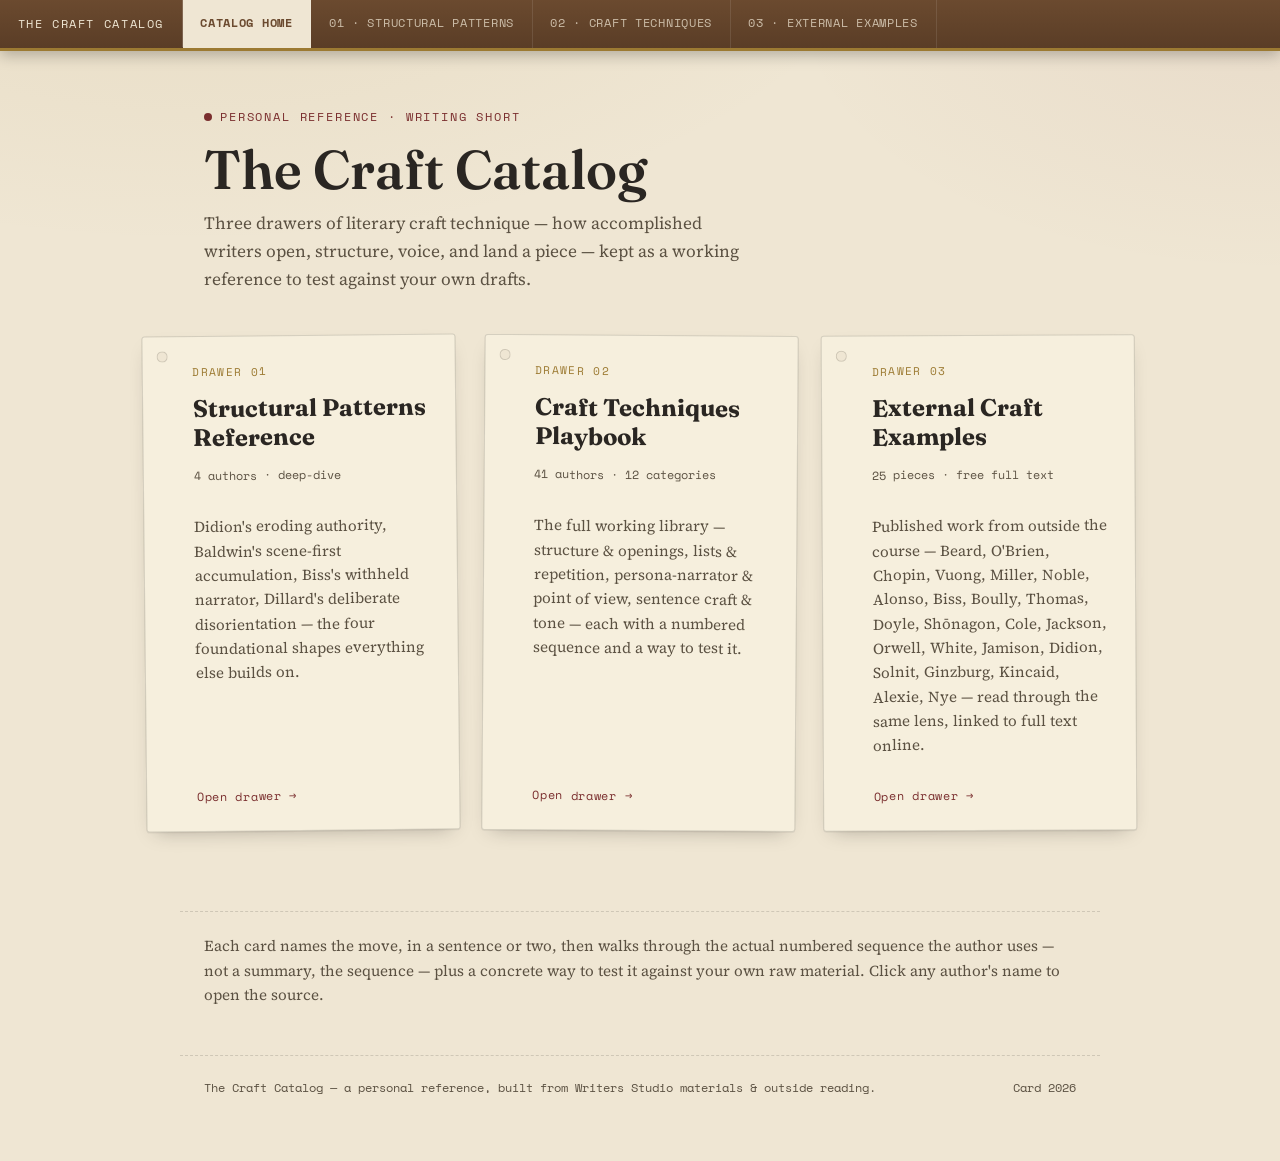
<file: index.html>
<!DOCTYPE html>
<html lang="en">
<head>
<meta charset="UTF-8">
<meta name="viewport" content="width=device-width, initial-scale=1.0">
<title>The Craft Catalog</title>
<meta name="description" content="A personal card-catalog of literary craft technique — structural patterns, a full technique playbook, and outside published examples.">
<link rel="stylesheet" href="styles.css">
</head>
<body>
<a class="skip-link" href="#main">Skip to content</a>
<nav class="rail" aria-label="Site sections">
    <span class="rail-brand">The Craft Catalog</span>
    <div class="rail-tabs">
      <a class="rail-tab" href="index.html" aria-current="page">CATALOG HOME</a>
      <a class="rail-tab" href="structural-patterns.html" >01 · STRUCTURAL PATTERNS</a>
      <a class="rail-tab" href="playbook.html" >02 · CRAFT TECHNIQUES</a>
      <a class="rail-tab" href="external-examples.html" >03 · EXTERNAL EXAMPLES</a>
    </div>
  </nav>
<header class="hero">
  <span class="hero-eyebrow">Personal reference · Writing Short</span>
  <h1>The Craft Catalog</h1>
  <p>Three drawers of literary craft technique — how accomplished writers open, structure, voice, and land a piece — kept as a working reference to test against your own drafts.</p>
</header>
<main id="main">
<section class="catalog" aria-label="Catalog drawers">
  <a class="drawer-card" href="structural-patterns.html">
    <span class="punch" aria-hidden="true"></span>
    <span class="tab-index">DRAWER 01</span>
    <h2>Structural Patterns Reference</h2>
    <span class="count">4 authors · deep-dive</span>
    <p class="desc">Didion's eroding authority, Baldwin's scene-first accumulation, Biss's withheld narrator, Dillard's deliberate disorientation — the four foundational shapes everything else builds on.</p>
    <span class="go">Open drawer →</span>
  </a>
  <a class="drawer-card" href="playbook.html">
    <span class="punch" aria-hidden="true"></span>
    <span class="tab-index">DRAWER 02</span>
    <h2>Craft Techniques Playbook</h2>
    <span class="count">41 authors · 12 categories</span>
    <p class="desc">The full working library — structure &amp; openings, lists &amp; repetition, persona-narrator &amp; point of view, sentence craft &amp; tone — each with a numbered sequence and a way to test it.</p>
    <span class="go">Open drawer →</span>
  </a>
  <a class="drawer-card" href="external-examples.html">
    <span class="punch" aria-hidden="true"></span>
    <span class="tab-index">DRAWER 03</span>
    <h2>External Craft Examples</h2>
    <span class="count">25 pieces · free full text</span>
    <p class="desc">Published work from outside the course — Beard, O'Brien, Chopin, Vuong, Miller, Noble, Alonso, Biss, Boully, Thomas, Doyle, Shōnagon, Cole, Jackson, Orwell, White, Jamison, Didion, Solnit, Ginzburg, Kincaid, Alexie, Nye — read through the same lens, linked to full text online.</p>
    <span class="go">Open drawer →</span>
  </a>
</section>
<p class="home-note">Each card names the move, in a sentence or two, then walks through the actual numbered sequence the author uses — not a summary, the sequence — plus a concrete way to test it against your own raw material. Click any author's name to open the source.</p>
</main>
<footer>
    <span>The Craft Catalog — a personal reference, built from Writers Studio materials &amp; outside reading.</span>
    <span>Card 2026</span>
  </footer>
</body>
</html>
</file>
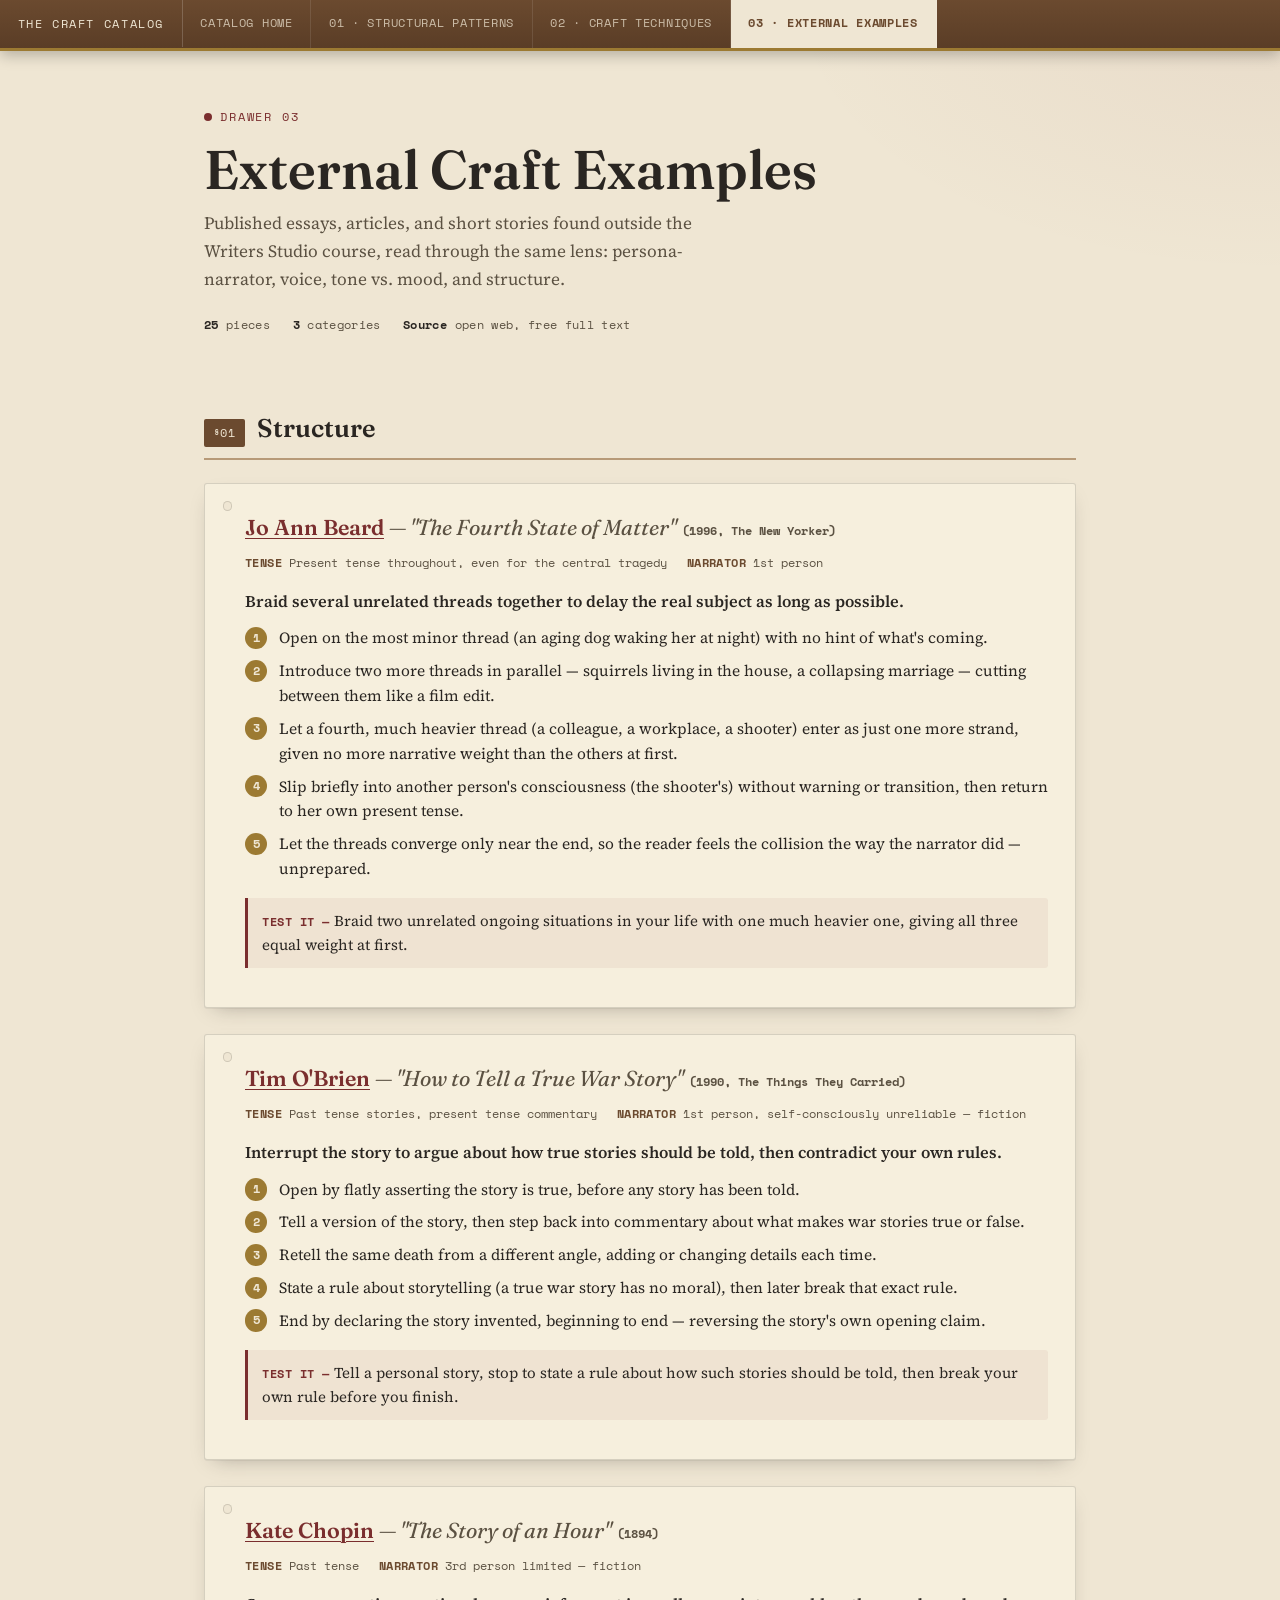
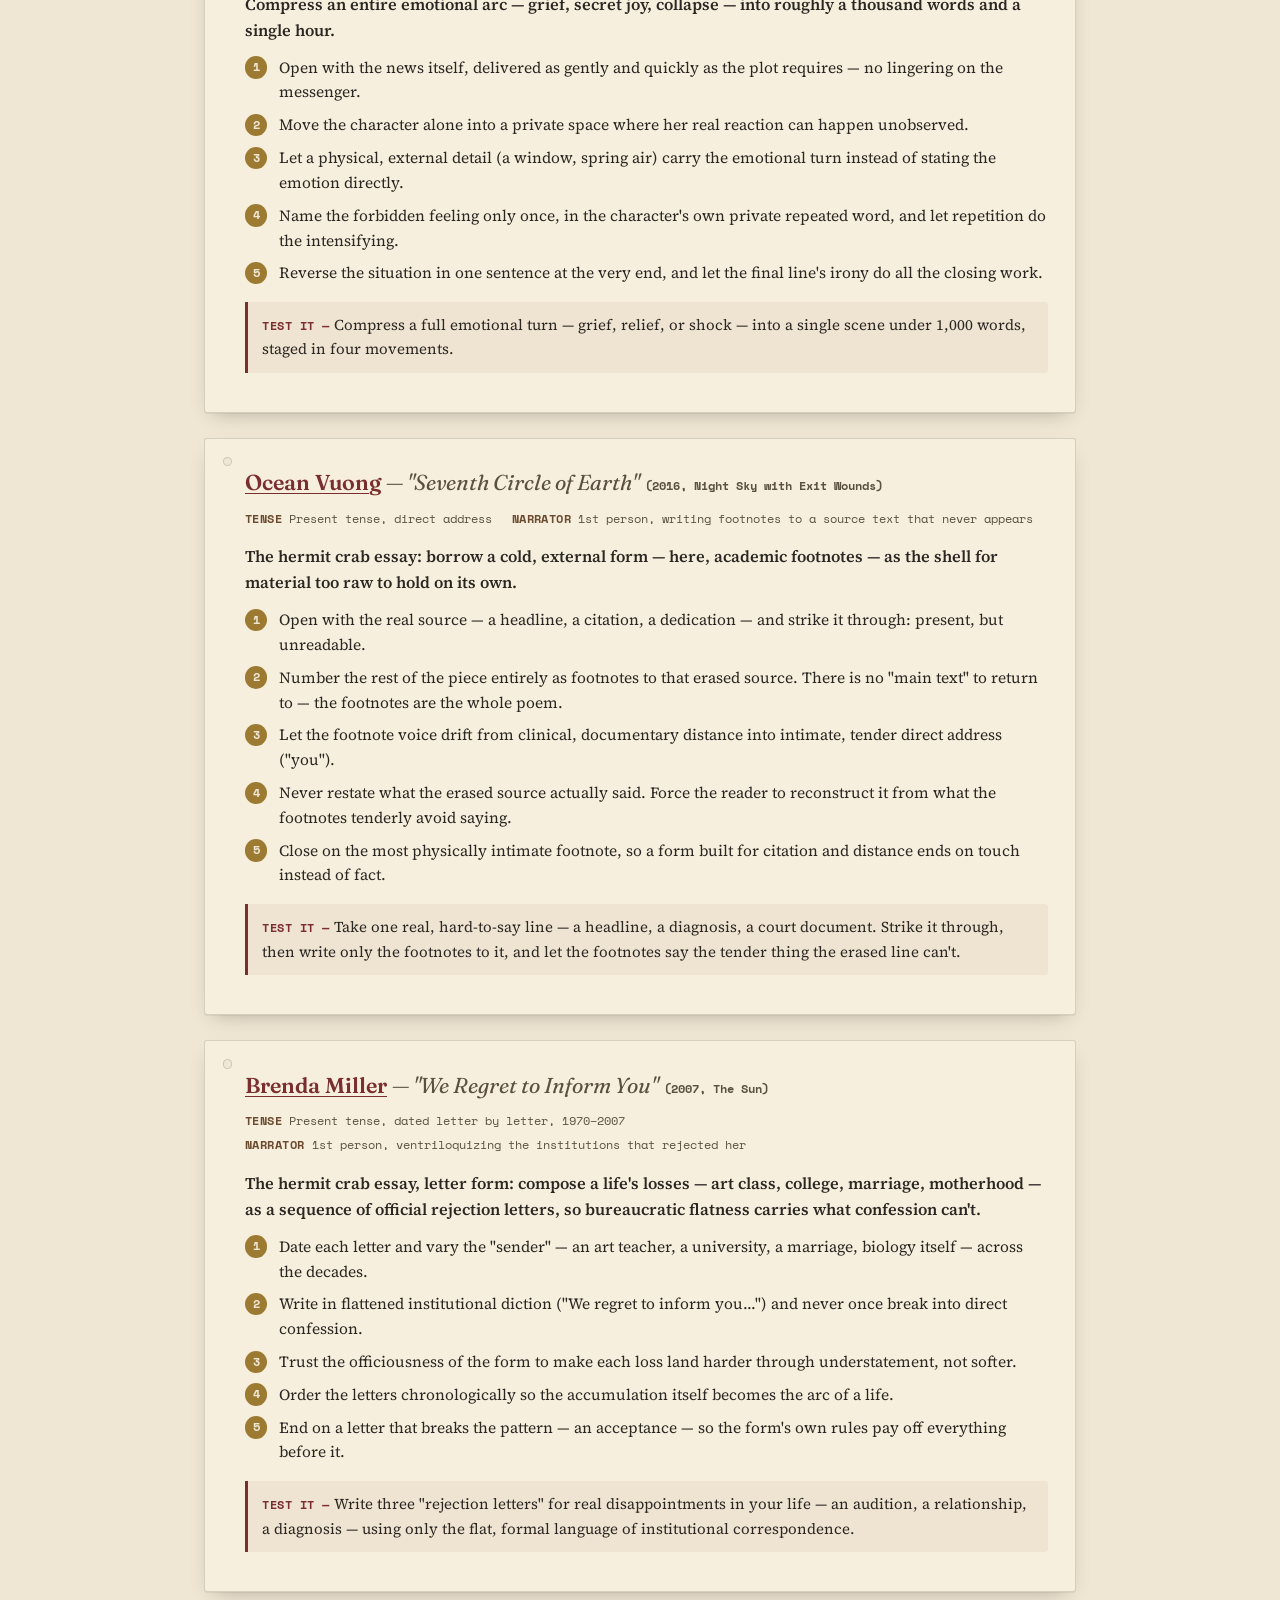
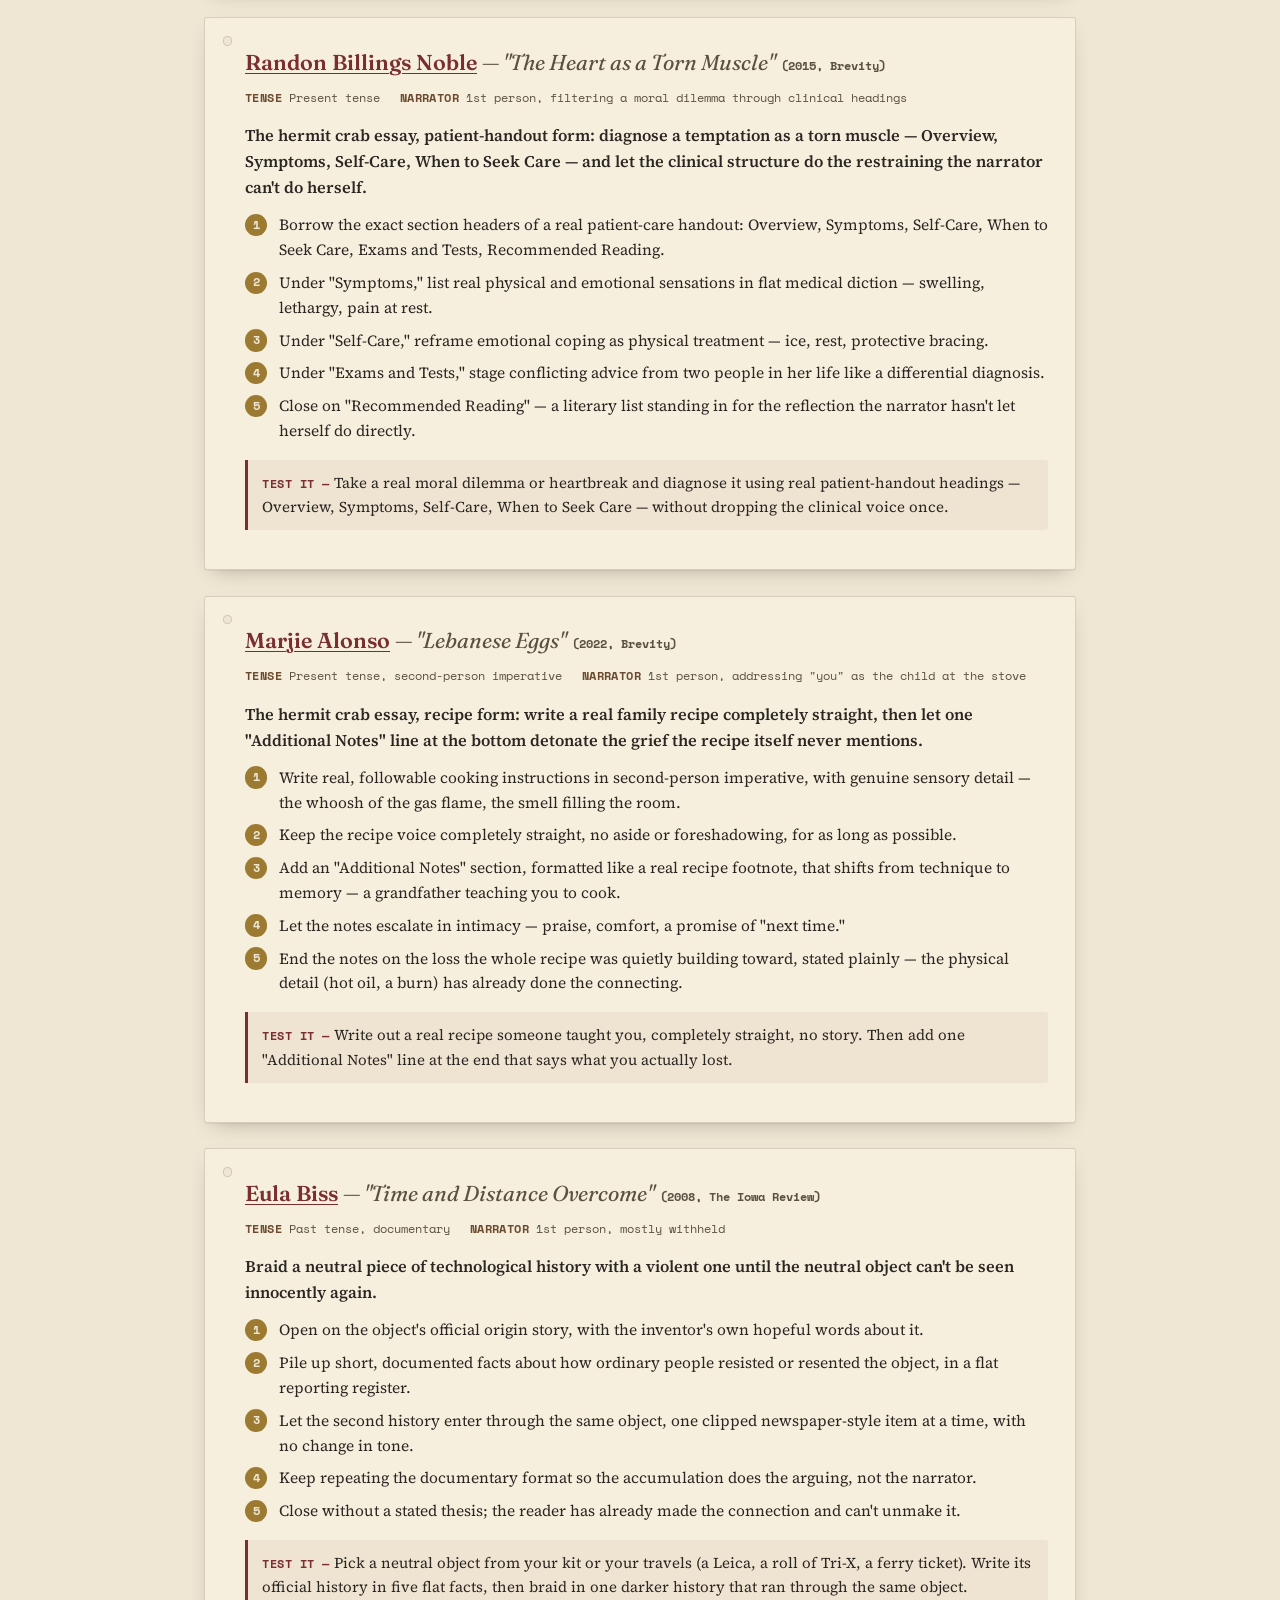
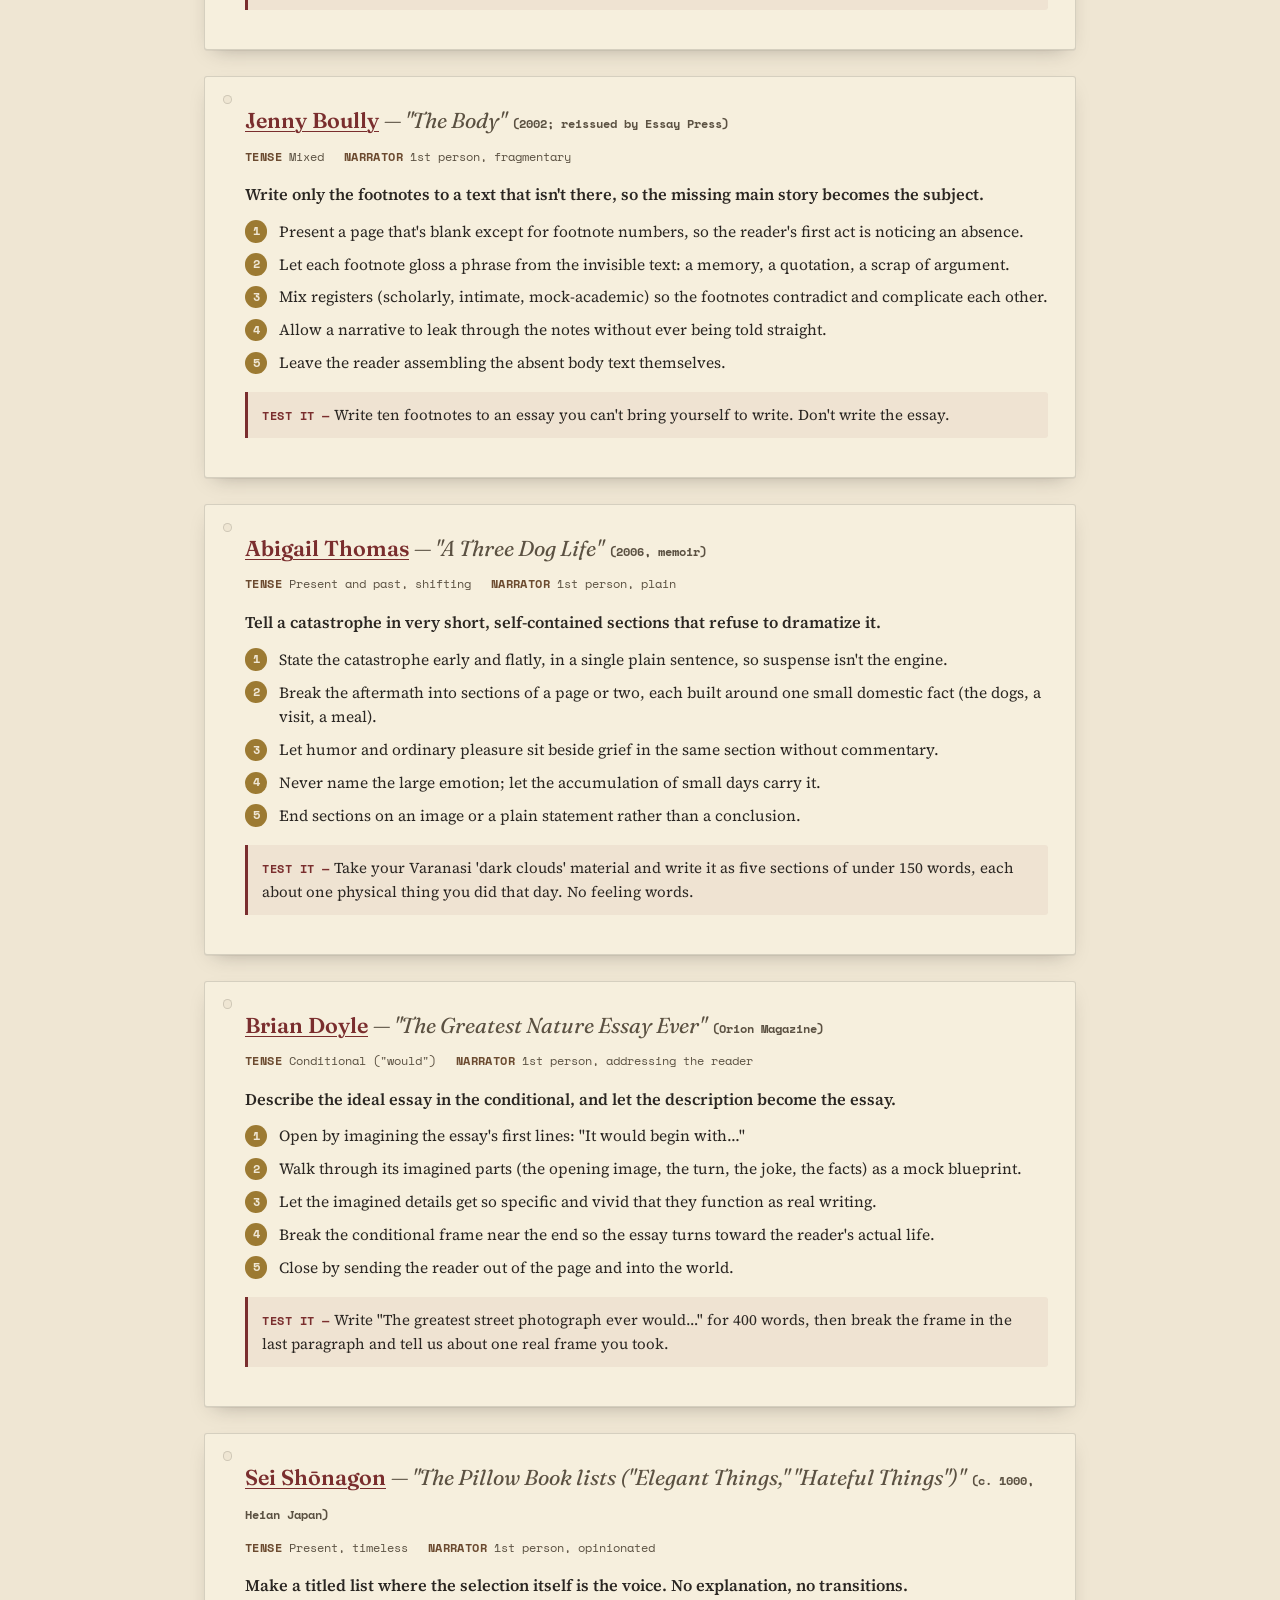
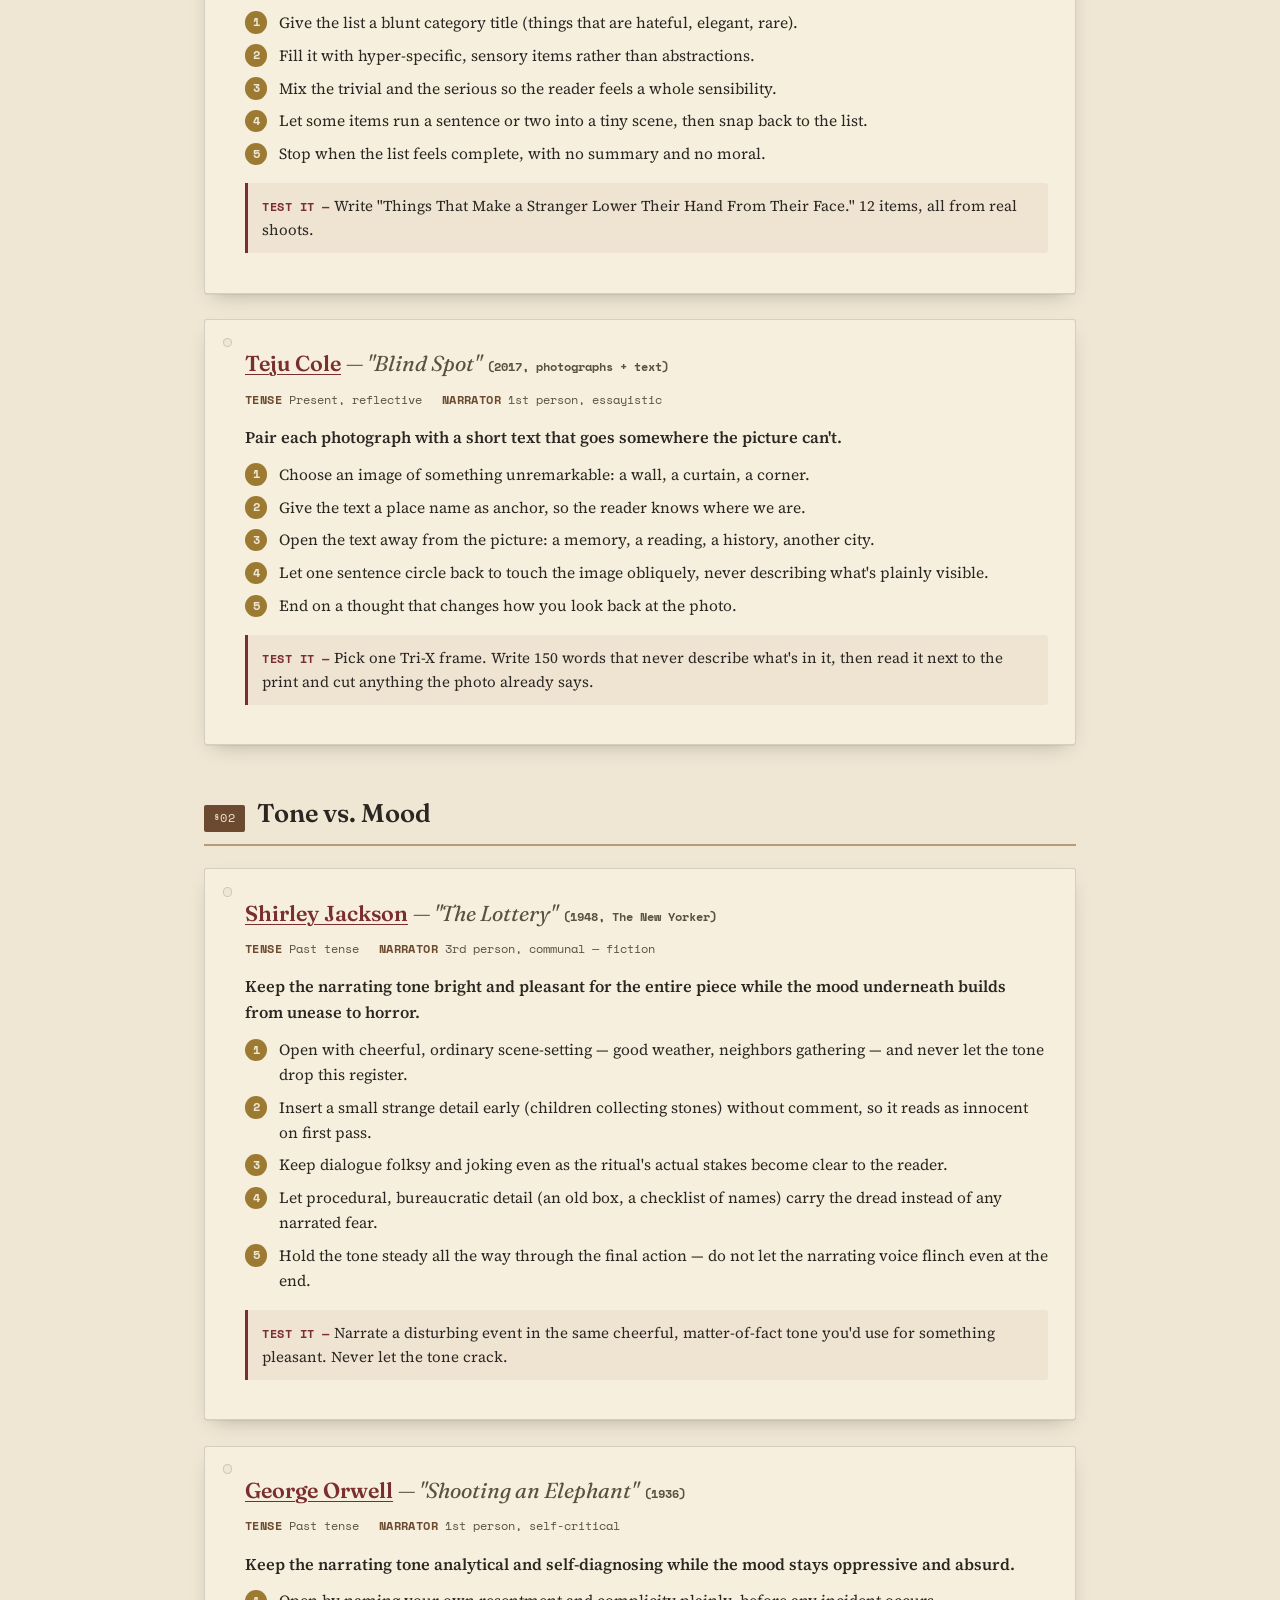
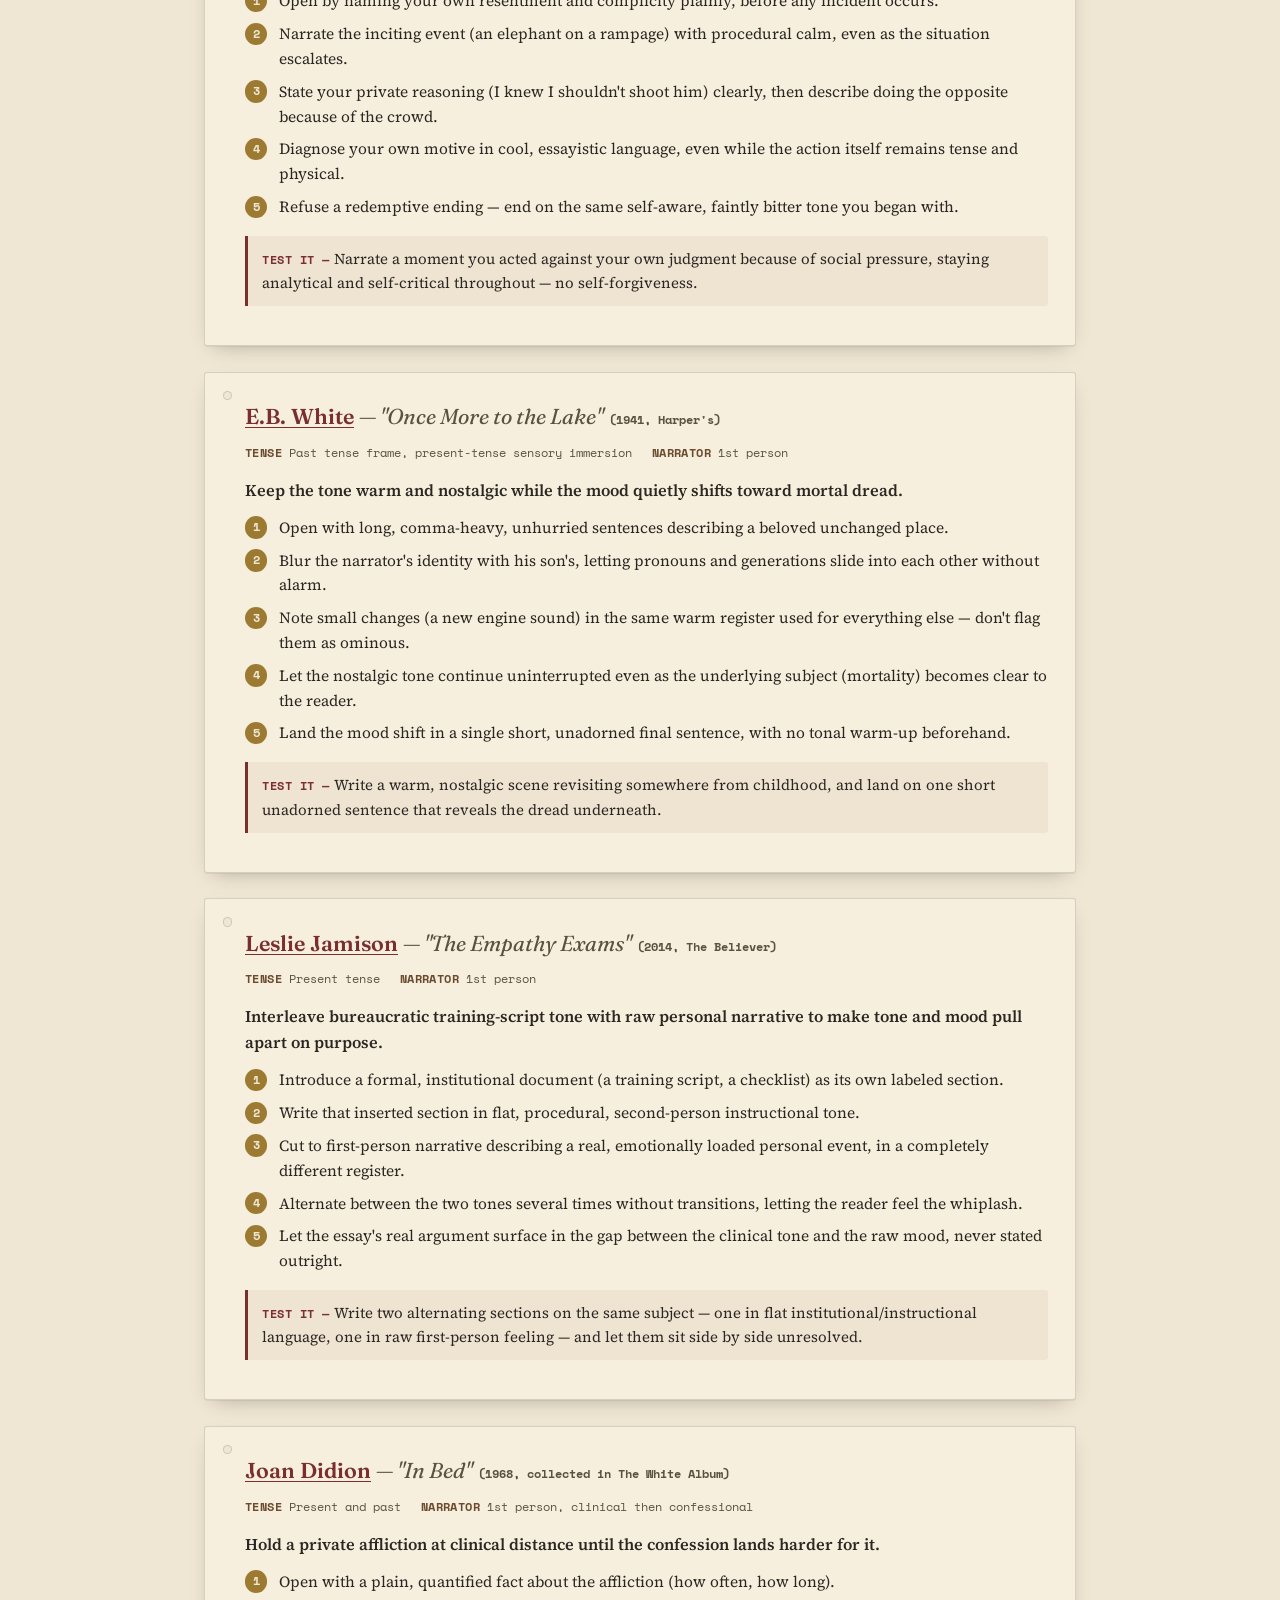
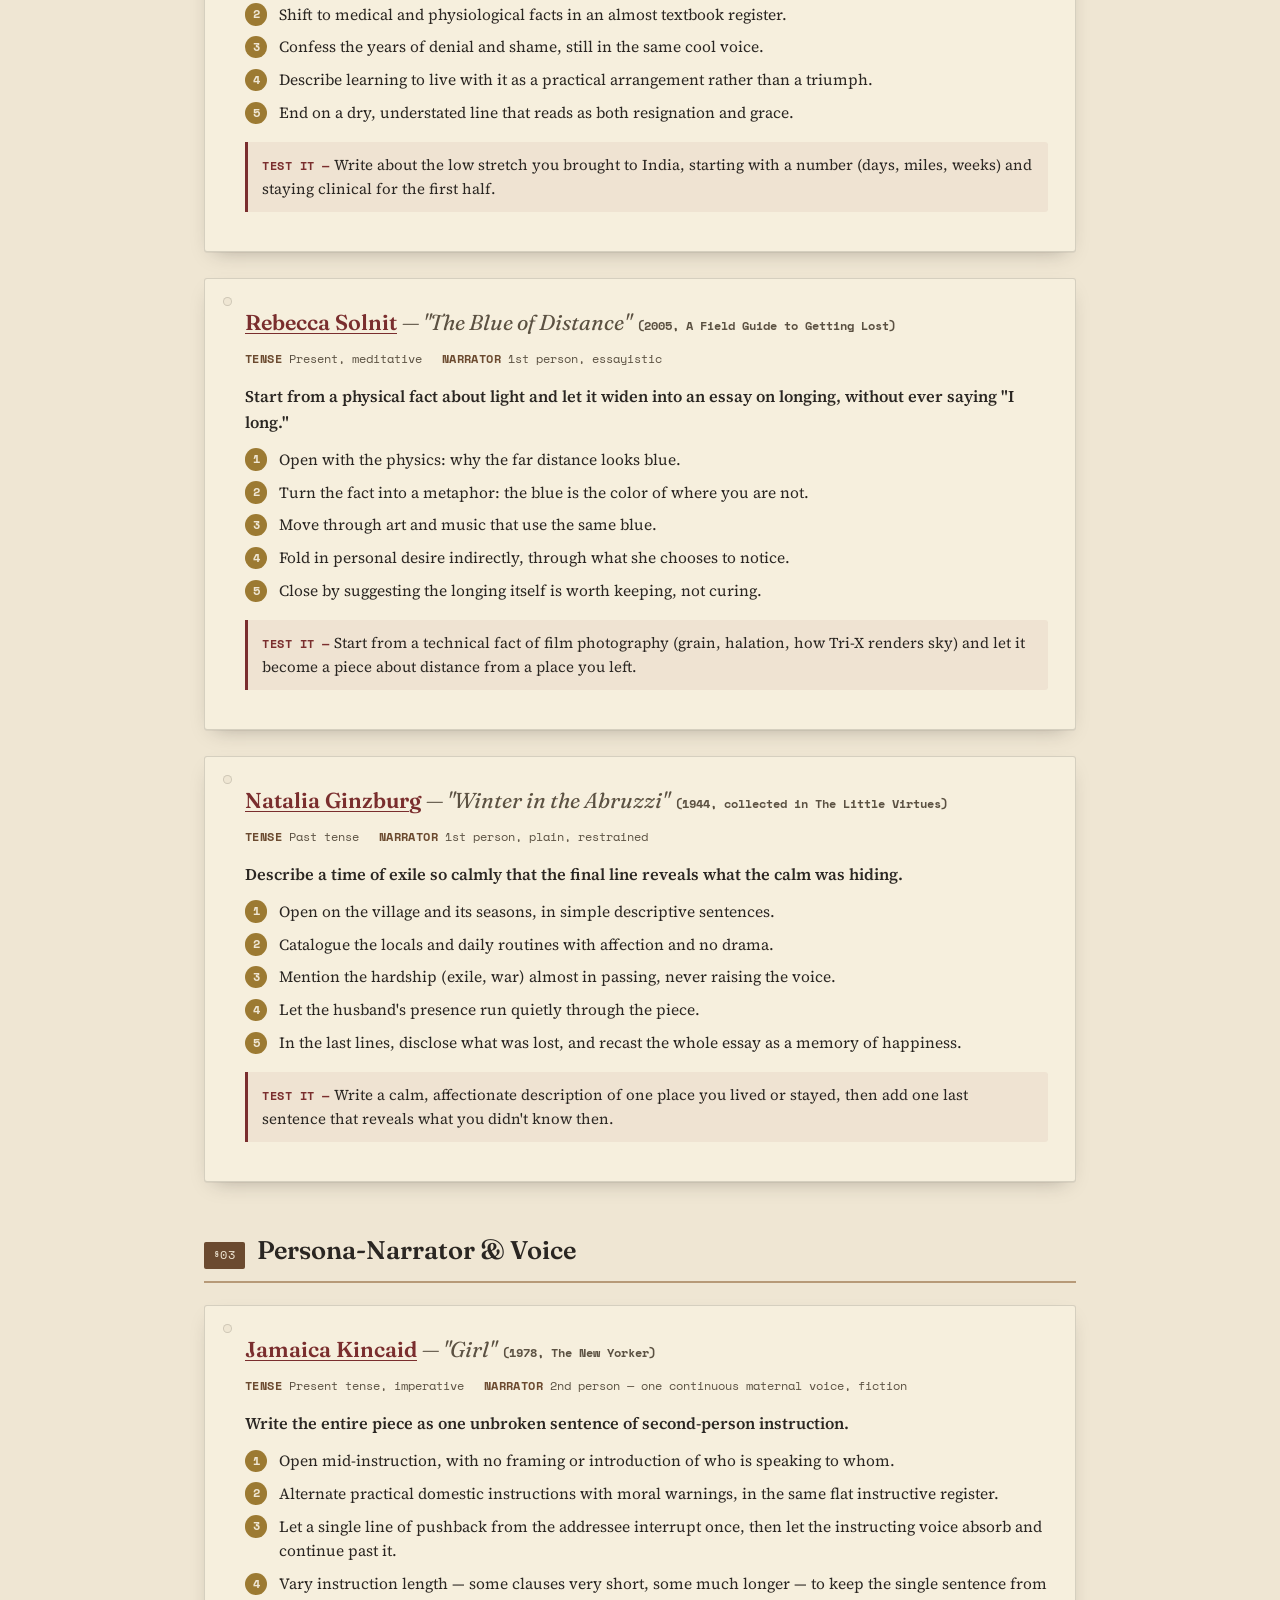
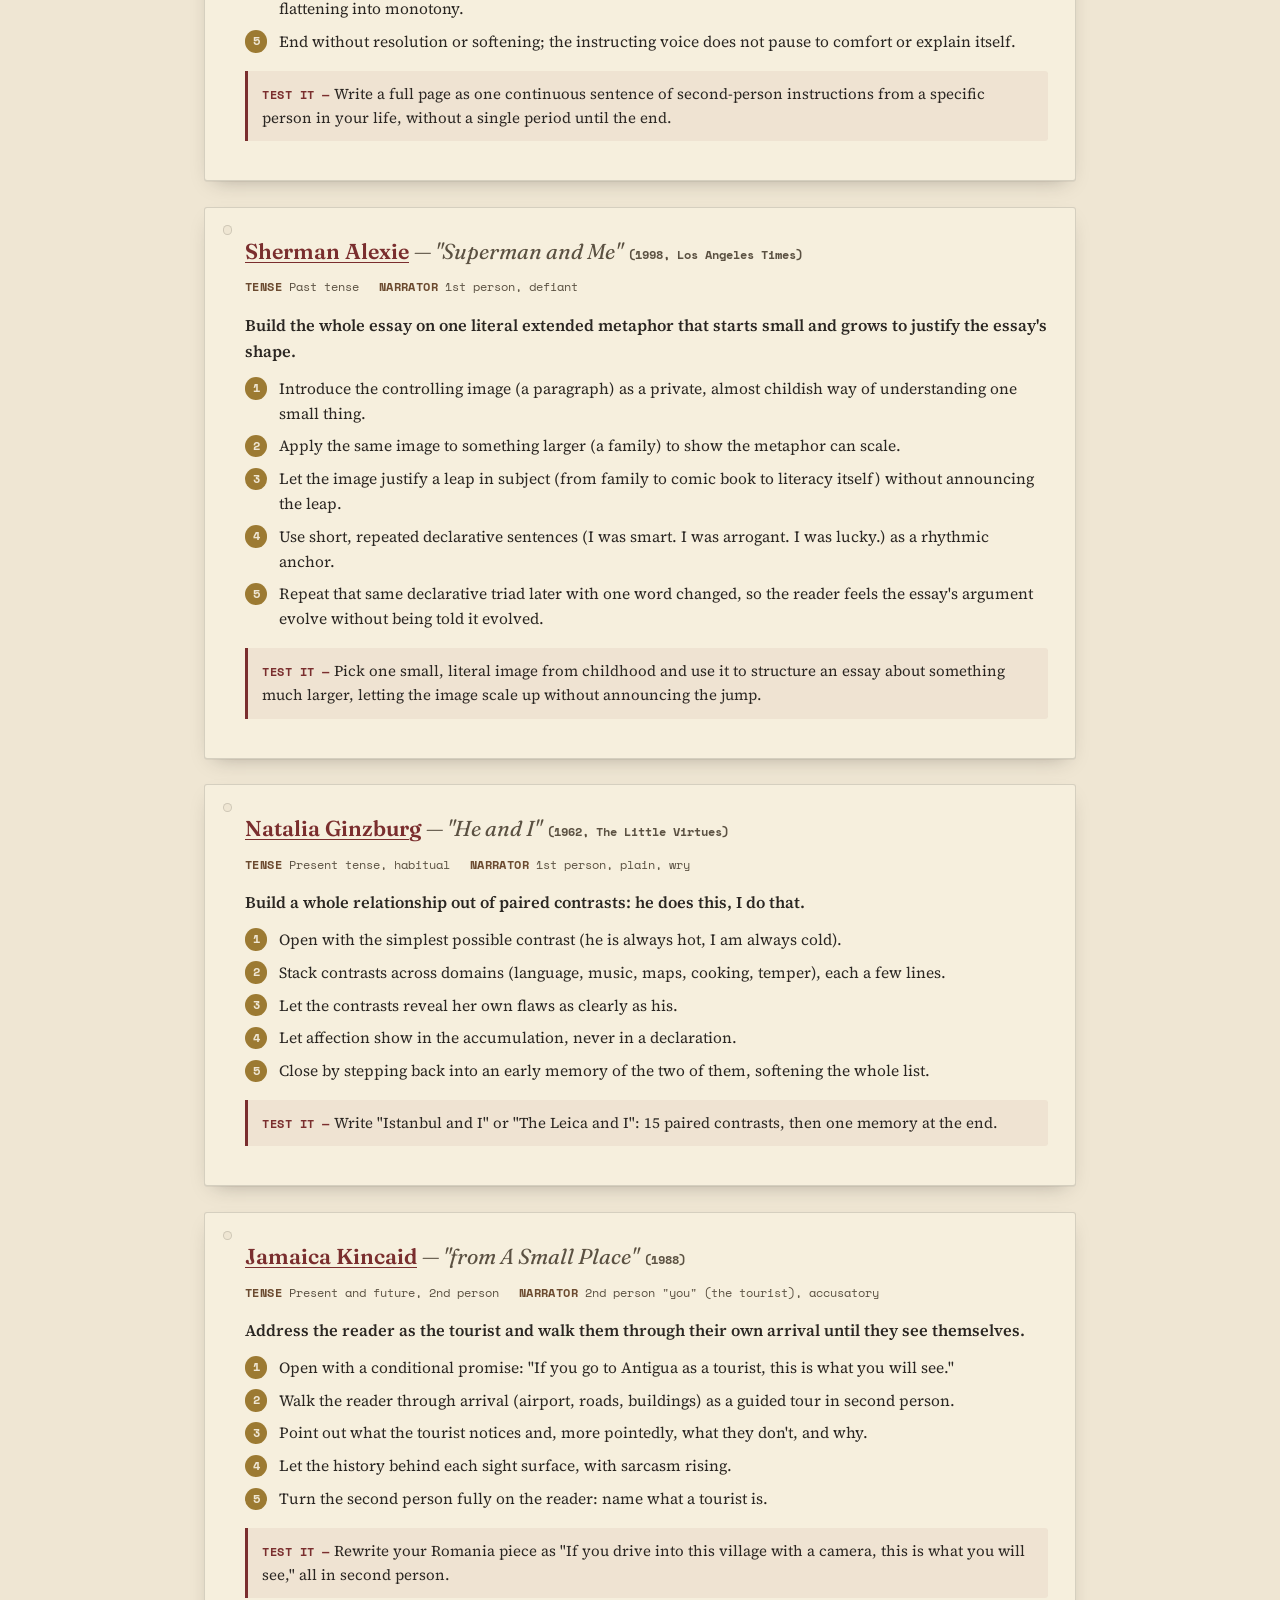
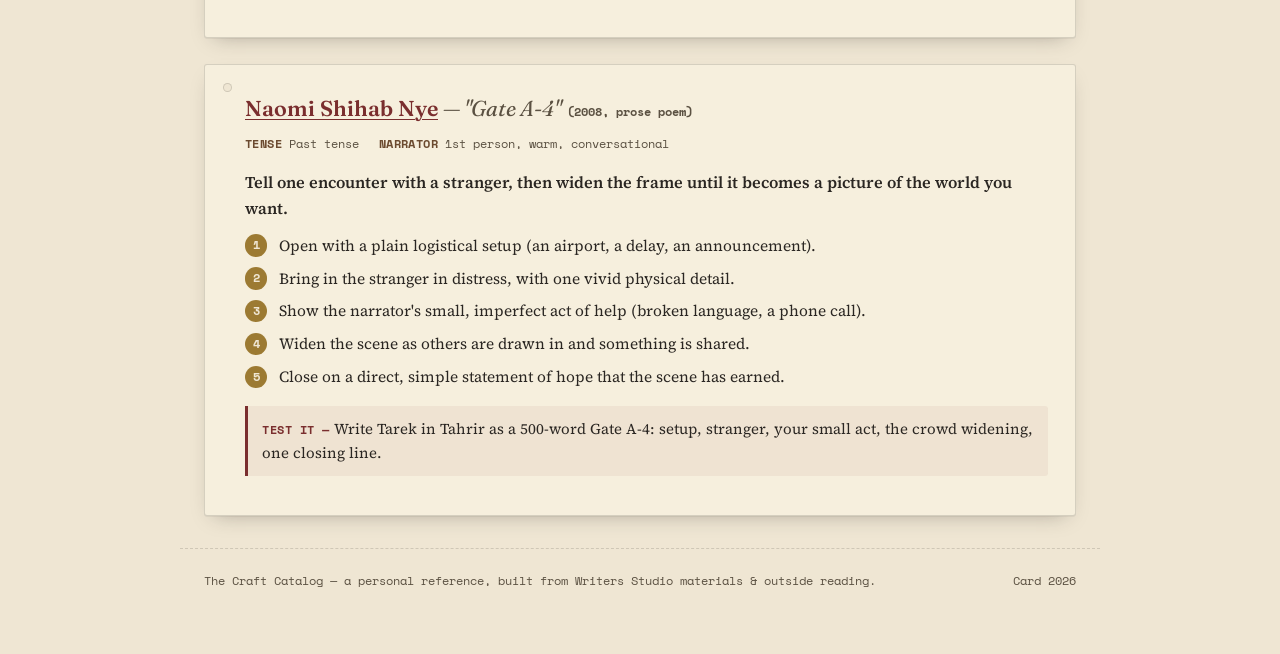
<file: external-examples.html>
<!DOCTYPE html>
<html lang="en">
<head>
<meta charset="UTF-8">
<meta name="viewport" content="width=device-width, initial-scale=1.0">
<title>External Craft Examples — The Craft Catalog</title>
<meta name="description" content="Published essays, articles, and short stories found outside the Writers Studio course, read through the same lens: persona-narrator, voice, tone vs. mood, and structure.">
<link rel="stylesheet" href="styles.css">
</head>
<body>
<a class="skip-link" href="#main">Skip to content</a>
<nav class="rail" aria-label="Site sections">
    <span class="rail-brand">The Craft Catalog</span>
    <div class="rail-tabs">
      <a class="rail-tab" href="index.html" >CATALOG HOME</a>
      <a class="rail-tab" href="structural-patterns.html" >01 · STRUCTURAL PATTERNS</a>
      <a class="rail-tab" href="playbook.html" >02 · CRAFT TECHNIQUES</a>
      <a class="rail-tab" href="external-examples.html" aria-current="page">03 · EXTERNAL EXAMPLES</a>
    </div>
  </nav>
<header class="hero">
  <span class="hero-eyebrow">Drawer 03</span>
  <h1>External Craft Examples</h1>
  <p>Published essays, articles, and short stories found outside the Writers Studio course, read through the same lens: persona-narrator, voice, tone vs. mood, and structure.</p>
  <div class="hero-meta"><span><b>25</b> pieces</span><span><b>3</b> categories</span><span><b>Source</b> open web, free full text</span></div>
</header>
<main id="main">
  <div class="section-block">
    <div class="section-header">
      <span class="tag">§01</span>
      <h2>Structure</h2>
    </div>
    <article class="entry-card">
        <h3 class="entry-title"><a href="https://pagesofjulia.com/2018/01/24/the-fourth-state-of-matter-by-jo-ann-beard/" target="_blank" rel="noopener">Jo Ann Beard</a> <span class="entry-work">— "The Fourth State of Matter"</span><span class="entry-year">(1996, The New Yorker)</span></h3>
        <div class="entry-meta">
          <span><b>Tense</b> Present tense throughout, even for the central tragedy</span>
          <span><b>Narrator</b> 1st person</span>
        </div>
        <p class="entry-move">Braid several unrelated threads together to delay the real subject as long as possible.</p>
        <ol class="entry-steps">
          <li>Open on the most minor thread (an aging dog waking her at night) with no hint of what's coming.</li>
          <li>Introduce two more threads in parallel — squirrels living in the house, a collapsing marriage — cutting between them like a film edit.</li>
          <li>Let a fourth, much heavier thread (a colleague, a workplace, a shooter) enter as just one more strand, given no more narrative weight than the others at first.</li>
          <li>Slip briefly into another person's consciousness (the shooter's) without warning or transition, then return to her own present tense.</li>
          <li>Let the threads converge only near the end, so the reader feels the collision the way the narrator did — unprepared.</li>
        </ol>
        <p class="entry-try"><b>Test it —</b> Braid two unrelated ongoing situations in your life with one much heavier one, giving all three equal weight at first.</p>
      </article>
    <article class="entry-card">
        <h3 class="entry-title"><a href="https://cds.library.brown.edu/projects/WritingVietnam/readings/tob_true_war.html" target="_blank" rel="noopener">Tim O'Brien</a> <span class="entry-work">— "How to Tell a True War Story"</span><span class="entry-year">(1990, The Things They Carried)</span></h3>
        <div class="entry-meta">
          <span><b>Tense</b> Past tense stories, present tense commentary</span>
          <span><b>Narrator</b> 1st person, self-consciously unreliable — fiction</span>
        </div>
        <p class="entry-move">Interrupt the story to argue about how true stories should be told, then contradict your own rules.</p>
        <ol class="entry-steps">
          <li>Open by flatly asserting the story is true, before any story has been told.</li>
          <li>Tell a version of the story, then step back into commentary about what makes war stories true or false.</li>
          <li>Retell the same death from a different angle, adding or changing details each time.</li>
          <li>State a rule about storytelling (a true war story has no moral), then later break that exact rule.</li>
          <li>End by declaring the story invented, beginning to end — reversing the story's own opening claim.</li>
        </ol>
        <p class="entry-try"><b>Test it —</b> Tell a personal story, stop to state a rule about how such stories should be told, then break your own rule before you finish.</p>
      </article>
    <article class="entry-card">
        <h3 class="entry-title"><a href="https://archive.vcu.edu/english/engweb/webtexts/hour/" target="_blank" rel="noopener">Kate Chopin</a> <span class="entry-work">— "The Story of an Hour"</span><span class="entry-year">(1894)</span></h3>
        <div class="entry-meta">
          <span><b>Tense</b> Past tense</span>
          <span><b>Narrator</b> 3rd person limited — fiction</span>
        </div>
        <p class="entry-move">Compress an entire emotional arc — grief, secret joy, collapse — into roughly a thousand words and a single hour.</p>
        <ol class="entry-steps">
          <li>Open with the news itself, delivered as gently and quickly as the plot requires — no lingering on the messenger.</li>
          <li>Move the character alone into a private space where her real reaction can happen unobserved.</li>
          <li>Let a physical, external detail (a window, spring air) carry the emotional turn instead of stating the emotion directly.</li>
          <li>Name the forbidden feeling only once, in the character's own private repeated word, and let repetition do the intensifying.</li>
          <li>Reverse the situation in one sentence at the very end, and let the final line's irony do all the closing work.</li>
        </ol>
        <p class="entry-try"><b>Test it —</b> Compress a full emotional turn — grief, relief, or shock — into a single scene under 1,000 words, staged in four movements.</p>
      </article>
    <article class="entry-card">
        <h3 class="entry-title"><a href="https://onbeing.org/poetry/seventh-circle-of-earth/" target="_blank" rel="noopener">Ocean Vuong</a> <span class="entry-work">— "Seventh Circle of Earth"</span><span class="entry-year">(2016, Night Sky with Exit Wounds)</span></h3>
        <div class="entry-meta">
          <span><b>Tense</b> Present tense, direct address</span>
          <span><b>Narrator</b> 1st person, writing footnotes to a source text that never appears</span>
        </div>
        <p class="entry-move">The hermit crab essay: borrow a cold, external form — here, academic footnotes — as the shell for material too raw to hold on its own.</p>
        <ol class="entry-steps">
          <li>Open with the real source — a headline, a citation, a dedication — and strike it through: present, but unreadable.</li>
          <li>Number the rest of the piece entirely as footnotes to that erased source. There is no "main text" to return to — the footnotes are the whole poem.</li>
          <li>Let the footnote voice drift from clinical, documentary distance into intimate, tender direct address ("you").</li>
          <li>Never restate what the erased source actually said. Force the reader to reconstruct it from what the footnotes tenderly avoid saying.</li>
          <li>Close on the most physically intimate footnote, so a form built for citation and distance ends on touch instead of fact.</li>
        </ol>
        <p class="entry-try"><b>Test it —</b> Take one real, hard-to-say line — a headline, a diagnosis, a court document. Strike it through, then write only the footnotes to it, and let the footnotes say the tender thing the erased line can't.</p>
      </article>
    <article class="entry-card">
        <h3 class="entry-title"><a href="https://www.thesunmagazine.org/articles/21675-we-regret-to-inform-you" target="_blank" rel="noopener">Brenda Miller</a> <span class="entry-work">— "We Regret to Inform You"</span><span class="entry-year">(2007, The Sun)</span></h3>
        <div class="entry-meta">
          <span><b>Tense</b> Present tense, dated letter by letter, 1970–2007</span>
          <span><b>Narrator</b> 1st person, ventriloquizing the institutions that rejected her</span>
        </div>
        <p class="entry-move">The hermit crab essay, letter form: compose a life's losses — art class, college, marriage, motherhood — as a sequence of official rejection letters, so bureaucratic flatness carries what confession can't.</p>
        <ol class="entry-steps">
          <li>Date each letter and vary the "sender" — an art teacher, a university, a marriage, biology itself — across the decades.</li>
          <li>Write in flattened institutional diction ("We regret to inform you...") and never once break into direct confession.</li>
          <li>Trust the officiousness of the form to make each loss land harder through understatement, not softer.</li>
          <li>Order the letters chronologically so the accumulation itself becomes the arc of a life.</li>
          <li>End on a letter that breaks the pattern — an acceptance — so the form's own rules pay off everything before it.</li>
        </ol>
        <p class="entry-try"><b>Test it —</b> Write three "rejection letters" for real disappointments in your life — an audition, a relationship, a diagnosis — using only the flat, formal language of institutional correspondence.</p>
      </article>
    <article class="entry-card">
        <h3 class="entry-title"><a href="https://brevitymag.com/nonfiction/torn-muscle/" target="_blank" rel="noopener">Randon Billings Noble</a> <span class="entry-work">— "The Heart as a Torn Muscle"</span><span class="entry-year">(2015, Brevity)</span></h3>
        <div class="entry-meta">
          <span><b>Tense</b> Present tense</span>
          <span><b>Narrator</b> 1st person, filtering a moral dilemma through clinical headings</span>
        </div>
        <p class="entry-move">The hermit crab essay, patient-handout form: diagnose a temptation as a torn muscle — Overview, Symptoms, Self-Care, When to Seek Care — and let the clinical structure do the restraining the narrator can't do herself.</p>
        <ol class="entry-steps">
          <li>Borrow the exact section headers of a real patient-care handout: Overview, Symptoms, Self-Care, When to Seek Care, Exams and Tests, Recommended Reading.</li>
          <li>Under "Symptoms," list real physical and emotional sensations in flat medical diction — swelling, lethargy, pain at rest.</li>
          <li>Under "Self-Care," reframe emotional coping as physical treatment — ice, rest, protective bracing.</li>
          <li>Under "Exams and Tests," stage conflicting advice from two people in her life like a differential diagnosis.</li>
          <li>Close on "Recommended Reading" — a literary list standing in for the reflection the narrator hasn't let herself do directly.</li>
        </ol>
        <p class="entry-try"><b>Test it —</b> Take a real moral dilemma or heartbreak and diagnose it using real patient-handout headings — Overview, Symptoms, Self-Care, When to Seek Care — without dropping the clinical voice once.</p>
      </article>
    <article class="entry-card">
        <h3 class="entry-title"><a href="https://piecesofstring.substack.com/p/lebanese-eggs" target="_blank" rel="noopener">Marjie Alonso</a> <span class="entry-work">— "Lebanese Eggs"</span><span class="entry-year">(2022, Brevity)</span></h3>
        <div class="entry-meta">
          <span><b>Tense</b> Present tense, second-person imperative</span>
          <span><b>Narrator</b> 1st person, addressing "you" as the child at the stove</span>
        </div>
        <p class="entry-move">The hermit crab essay, recipe form: write a real family recipe completely straight, then let one "Additional Notes" line at the bottom detonate the grief the recipe itself never mentions.</p>
        <ol class="entry-steps">
          <li>Write real, followable cooking instructions in second-person imperative, with genuine sensory detail — the whoosh of the gas flame, the smell filling the room.</li>
          <li>Keep the recipe voice completely straight, no aside or foreshadowing, for as long as possible.</li>
          <li>Add an "Additional Notes" section, formatted like a real recipe footnote, that shifts from technique to memory — a grandfather teaching you to cook.</li>
          <li>Let the notes escalate in intimacy — praise, comfort, a promise of "next time."</li>
          <li>End the notes on the loss the whole recipe was quietly building toward, stated plainly — the physical detail (hot oil, a burn) has already done the connecting.</li>
        </ol>
        <p class="entry-try"><b>Test it —</b> Write out a real recipe someone taught you, completely straight, no story. Then add one "Additional Notes" line at the end that says what you actually lost.</p>
      </article>
    <article class="entry-card">
        <h3 class="entry-title"><a href="https://pubs.lib.uiowa.edu/iowareview/article/id/16487/" target="_blank" rel="noopener">Eula Biss</a> <span class="entry-work">— "Time and Distance Overcome"</span><span class="entry-year">(2008, The Iowa Review)</span></h3>
        <div class="entry-meta">
          <span><b>Tense</b> Past tense, documentary</span>
          <span><b>Narrator</b> 1st person, mostly withheld</span>
        </div>
        <p class="entry-move">Braid a neutral piece of technological history with a violent one until the neutral object can't be seen innocently again.</p>
        <ol class="entry-steps">
          <li>Open on the object's official origin story, with the inventor's own hopeful words about it.</li>
          <li>Pile up short, documented facts about how ordinary people resisted or resented the object, in a flat reporting register.</li>
          <li>Let the second history enter through the same object, one clipped newspaper-style item at a time, with no change in tone.</li>
          <li>Keep repeating the documentary format so the accumulation does the arguing, not the narrator.</li>
          <li>Close without a stated thesis; the reader has already made the connection and can't unmake it.</li>
        </ol>
        <p class="entry-try"><b>Test it —</b> Pick a neutral object from your kit or your travels (a Leica, a roll of Tri-X, a ferry ticket). Write its official history in five flat facts, then braid in one darker history that ran through the same object.</p>
      </article>
    <article class="entry-card">
        <h3 class="entry-title"><a href="https://pagesofjulia.com/2018/08/17/the-body-an-essay-by-jenny-boully/" target="_blank" rel="noopener">Jenny Boully</a> <span class="entry-work">— "The Body"</span><span class="entry-year">(2002; reissued by Essay Press)</span></h3>
        <div class="entry-meta">
          <span><b>Tense</b> Mixed</span>
          <span><b>Narrator</b> 1st person, fragmentary</span>
        </div>
        <p class="entry-move">Write only the footnotes to a text that isn't there, so the missing main story becomes the subject.</p>
        <ol class="entry-steps">
          <li>Present a page that's blank except for footnote numbers, so the reader's first act is noticing an absence.</li>
          <li>Let each footnote gloss a phrase from the invisible text: a memory, a quotation, a scrap of argument.</li>
          <li>Mix registers (scholarly, intimate, mock-academic) so the footnotes contradict and complicate each other.</li>
          <li>Allow a narrative to leak through the notes without ever being told straight.</li>
          <li>Leave the reader assembling the absent body text themselves.</li>
        </ol>
        <p class="entry-try"><b>Test it —</b> Write ten footnotes to an essay you can't bring yourself to write. Don't write the essay.</p>
      </article>
    <article class="entry-card">
        <h3 class="entry-title"><a href="https://www.pw.org/content/three_dog_life_abigail_thomas" target="_blank" rel="noopener">Abigail Thomas</a> <span class="entry-work">— "A Three Dog Life"</span><span class="entry-year">(2006, memoir)</span></h3>
        <div class="entry-meta">
          <span><b>Tense</b> Present and past, shifting</span>
          <span><b>Narrator</b> 1st person, plain</span>
        </div>
        <p class="entry-move">Tell a catastrophe in very short, self-contained sections that refuse to dramatize it.</p>
        <ol class="entry-steps">
          <li>State the catastrophe early and flatly, in a single plain sentence, so suspense isn't the engine.</li>
          <li>Break the aftermath into sections of a page or two, each built around one small domestic fact (the dogs, a visit, a meal).</li>
          <li>Let humor and ordinary pleasure sit beside grief in the same section without commentary.</li>
          <li>Never name the large emotion; let the accumulation of small days carry it.</li>
          <li>End sections on an image or a plain statement rather than a conclusion.</li>
        </ol>
        <p class="entry-try"><b>Test it —</b> Take your Varanasi 'dark clouds' material and write it as five sections of under 150 words, each about one physical thing you did that day. No feeling words.</p>
      </article>
    <article class="entry-card">
        <h3 class="entry-title"><a href="https://www.dailygood.org/2022/09/24/the-greatest-nature-essay-ever/" target="_blank" rel="noopener">Brian Doyle</a> <span class="entry-work">— "The Greatest Nature Essay Ever"</span><span class="entry-year">(Orion Magazine)</span></h3>
        <div class="entry-meta">
          <span><b>Tense</b> Conditional ("would")</span>
          <span><b>Narrator</b> 1st person, addressing the reader</span>
        </div>
        <p class="entry-move">Describe the ideal essay in the conditional, and let the description become the essay.</p>
        <ol class="entry-steps">
          <li>Open by imagining the essay's first lines: "It would begin with…"</li>
          <li>Walk through its imagined parts (the opening image, the turn, the joke, the facts) as a mock blueprint.</li>
          <li>Let the imagined details get so specific and vivid that they function as real writing.</li>
          <li>Break the conditional frame near the end so the essay turns toward the reader's actual life.</li>
          <li>Close by sending the reader out of the page and into the world.</li>
        </ol>
        <p class="entry-try"><b>Test it —</b> Write "The greatest street photograph ever would…" for 400 words, then break the frame in the last paragraph and tell us about one real frame you took.</p>
      </article>
    <article class="entry-card">
        <h3 class="entry-title"><a href="https://www.pw.org/content/elegant_things" target="_blank" rel="noopener">Sei Shōnagon</a> <span class="entry-work">— "The Pillow Book lists ("Elegant Things," "Hateful Things")"</span><span class="entry-year">(c. 1000, Heian Japan)</span></h3>
        <div class="entry-meta">
          <span><b>Tense</b> Present, timeless</span>
          <span><b>Narrator</b> 1st person, opinionated</span>
        </div>
        <p class="entry-move">Make a titled list where the selection itself is the voice. No explanation, no transitions.</p>
        <ol class="entry-steps">
          <li>Give the list a blunt category title (things that are hateful, elegant, rare).</li>
          <li>Fill it with hyper-specific, sensory items rather than abstractions.</li>
          <li>Mix the trivial and the serious so the reader feels a whole sensibility.</li>
          <li>Let some items run a sentence or two into a tiny scene, then snap back to the list.</li>
          <li>Stop when the list feels complete, with no summary and no moral.</li>
        </ol>
        <p class="entry-try"><b>Test it —</b> Write "Things That Make a Stranger Lower Their Hand From Their Face." 12 items, all from real shoots.</p>
      </article>
    <article class="entry-card">
        <h3 class="entry-title"><a href="https://www.lensculture.com/articles/teju-cole-another-way-of-telling-teju-cole-s-blind-spot" target="_blank" rel="noopener">Teju Cole</a> <span class="entry-work">— "Blind Spot"</span><span class="entry-year">(2017, photographs + text)</span></h3>
        <div class="entry-meta">
          <span><b>Tense</b> Present, reflective</span>
          <span><b>Narrator</b> 1st person, essayistic</span>
        </div>
        <p class="entry-move">Pair each photograph with a short text that goes somewhere the picture can't.</p>
        <ol class="entry-steps">
          <li>Choose an image of something unremarkable: a wall, a curtain, a corner.</li>
          <li>Give the text a place name as anchor, so the reader knows where we are.</li>
          <li>Open the text away from the picture: a memory, a reading, a history, another city.</li>
          <li>Let one sentence circle back to touch the image obliquely, never describing what's plainly visible.</li>
          <li>End on a thought that changes how you look back at the photo.</li>
        </ol>
        <p class="entry-try"><b>Test it —</b> Pick one Tri-X frame. Write 150 words that never describe what's in it, then read it next to the print and cut anything the photo already says.</p>
      </article>
  </div>
  <div class="section-block">
    <div class="section-header">
      <span class="tag">§02</span>
      <h2>Tone vs. Mood</h2>
    </div>
    <article class="entry-card">
        <h3 class="entry-title"><a href="https://www.marisths.org/uploads/3/8/1/6/3816576/%E2%80%9Cthe_lottery%E2%80%9D_by_shirley_jackson___the_new_yorker.pdf" target="_blank" rel="noopener">Shirley Jackson</a> <span class="entry-work">— "The Lottery"</span><span class="entry-year">(1948, The New Yorker)</span></h3>
        <div class="entry-meta">
          <span><b>Tense</b> Past tense</span>
          <span><b>Narrator</b> 3rd person, communal — fiction</span>
        </div>
        <p class="entry-move">Keep the narrating tone bright and pleasant for the entire piece while the mood underneath builds from unease to horror.</p>
        <ol class="entry-steps">
          <li>Open with cheerful, ordinary scene-setting — good weather, neighbors gathering — and never let the tone drop this register.</li>
          <li>Insert a small strange detail early (children collecting stones) without comment, so it reads as innocent on first pass.</li>
          <li>Keep dialogue folksy and joking even as the ritual's actual stakes become clear to the reader.</li>
          <li>Let procedural, bureaucratic detail (an old box, a checklist of names) carry the dread instead of any narrated fear.</li>
          <li>Hold the tone steady all the way through the final action — do not let the narrating voice flinch even at the end.</li>
        </ol>
        <p class="entry-try"><b>Test it —</b> Narrate a disturbing event in the same cheerful, matter-of-fact tone you'd use for something pleasant. Never let the tone crack.</p>
      </article>
    <article class="entry-card">
        <h3 class="entry-title"><a href="https://gutenberg.net.au/ebooks02/0200141h.html" target="_blank" rel="noopener">George Orwell</a> <span class="entry-work">— "Shooting an Elephant"</span><span class="entry-year">(1936)</span></h3>
        <div class="entry-meta">
          <span><b>Tense</b> Past tense</span>
          <span><b>Narrator</b> 1st person, self-critical</span>
        </div>
        <p class="entry-move">Keep the narrating tone analytical and self-diagnosing while the mood stays oppressive and absurd.</p>
        <ol class="entry-steps">
          <li>Open by naming your own resentment and complicity plainly, before any incident occurs.</li>
          <li>Narrate the inciting event (an elephant on a rampage) with procedural calm, even as the situation escalates.</li>
          <li>State your private reasoning (I knew I shouldn't shoot him) clearly, then describe doing the opposite because of the crowd.</li>
          <li>Diagnose your own motive in cool, essayistic language, even while the action itself remains tense and physical.</li>
          <li>Refuse a redemptive ending — end on the same self-aware, faintly bitter tone you began with.</li>
        </ol>
        <p class="entry-try"><b>Test it —</b> Narrate a moment you acted against your own judgment because of social pressure, staying analytical and self-critical throughout — no self-forgiveness.</p>
      </article>
    <article class="entry-card">
        <h3 class="entry-title"><a href="https://www.clarylake.org/wp-content/uploads/EBWhite-Once-More-to-the-lake.pdf" target="_blank" rel="noopener">E.B. White</a> <span class="entry-work">— "Once More to the Lake"</span><span class="entry-year">(1941, Harper's)</span></h3>
        <div class="entry-meta">
          <span><b>Tense</b> Past tense frame, present-tense sensory immersion</span>
          <span><b>Narrator</b> 1st person</span>
        </div>
        <p class="entry-move">Keep the tone warm and nostalgic while the mood quietly shifts toward mortal dread.</p>
        <ol class="entry-steps">
          <li>Open with long, comma-heavy, unhurried sentences describing a beloved unchanged place.</li>
          <li>Blur the narrator's identity with his son's, letting pronouns and generations slide into each other without alarm.</li>
          <li>Note small changes (a new engine sound) in the same warm register used for everything else — don't flag them as ominous.</li>
          <li>Let the nostalgic tone continue uninterrupted even as the underlying subject (mortality) becomes clear to the reader.</li>
          <li>Land the mood shift in a single short, unadorned final sentence, with no tonal warm-up beforehand.</li>
        </ol>
        <p class="entry-try"><b>Test it —</b> Write a warm, nostalgic scene revisiting somewhere from childhood, and land on one short unadorned sentence that reveals the dread underneath.</p>
      </article>
    <article class="entry-card">
        <h3 class="entry-title"><a href="https://www.thebeliever.net/the-empathy-exams/" target="_blank" rel="noopener">Leslie Jamison</a> <span class="entry-work">— "The Empathy Exams"</span><span class="entry-year">(2014, The Believer)</span></h3>
        <div class="entry-meta">
          <span><b>Tense</b> Present tense</span>
          <span><b>Narrator</b> 1st person</span>
        </div>
        <p class="entry-move">Interleave bureaucratic training-script tone with raw personal narrative to make tone and mood pull apart on purpose.</p>
        <ol class="entry-steps">
          <li>Introduce a formal, institutional document (a training script, a checklist) as its own labeled section.</li>
          <li>Write that inserted section in flat, procedural, second-person instructional tone.</li>
          <li>Cut to first-person narrative describing a real, emotionally loaded personal event, in a completely different register.</li>
          <li>Alternate between the two tones several times without transitions, letting the reader feel the whiplash.</li>
          <li>Let the essay's real argument surface in the gap between the clinical tone and the raw mood, never stated outright.</li>
        </ol>
        <p class="entry-try"><b>Test it —</b> Write two alternating sections on the same subject — one in flat institutional/instructional language, one in raw first-person feeling — and let them sit side by side unresolved.</p>
      </article>
    <article class="entry-card">
        <h3 class="entry-title"><a href="https://fisherp.mit.edu/wp-content/uploads/2020/04/InBed.pdf" target="_blank" rel="noopener">Joan Didion</a> <span class="entry-work">— "In Bed"</span><span class="entry-year">(1968, collected in The White Album)</span></h3>
        <div class="entry-meta">
          <span><b>Tense</b> Present and past</span>
          <span><b>Narrator</b> 1st person, clinical then confessional</span>
        </div>
        <p class="entry-move">Hold a private affliction at clinical distance until the confession lands harder for it.</p>
        <ol class="entry-steps">
          <li>Open with a plain, quantified fact about the affliction (how often, how long).</li>
          <li>Shift to medical and physiological facts in an almost textbook register.</li>
          <li>Confess the years of denial and shame, still in the same cool voice.</li>
          <li>Describe learning to live with it as a practical arrangement rather than a triumph.</li>
          <li>End on a dry, understated line that reads as both resignation and grace.</li>
        </ol>
        <p class="entry-try"><b>Test it —</b> Write about the low stretch you brought to India, starting with a number (days, miles, weeks) and staying clinical for the first half.</p>
      </article>
    <article class="entry-card">
        <h3 class="entry-title"><a href="https://www.themarginalian.org/2014/08/20/rebecca-solnit-blue/" target="_blank" rel="noopener">Rebecca Solnit</a> <span class="entry-work">— "The Blue of Distance"</span><span class="entry-year">(2005, A Field Guide to Getting Lost)</span></h3>
        <div class="entry-meta">
          <span><b>Tense</b> Present, meditative</span>
          <span><b>Narrator</b> 1st person, essayistic</span>
        </div>
        <p class="entry-move">Start from a physical fact about light and let it widen into an essay on longing, without ever saying "I long."</p>
        <ol class="entry-steps">
          <li>Open with the physics: why the far distance looks blue.</li>
          <li>Turn the fact into a metaphor: the blue is the color of where you are not.</li>
          <li>Move through art and music that use the same blue.</li>
          <li>Fold in personal desire indirectly, through what she chooses to notice.</li>
          <li>Close by suggesting the longing itself is worth keeping, not curing.</li>
        </ol>
        <p class="entry-try"><b>Test it —</b> Start from a technical fact of film photography (grain, halation, how Tri-X renders sky) and let it become a piece about distance from a place you left.</p>
      </article>
    <article class="entry-card">
        <h3 class="entry-title"><a href="https://apersonalanthology.com/tag/natalia-ginzburg/" target="_blank" rel="noopener">Natalia Ginzburg</a> <span class="entry-work">— "Winter in the Abruzzi"</span><span class="entry-year">(1944, collected in The Little Virtues)</span></h3>
        <div class="entry-meta">
          <span><b>Tense</b> Past tense</span>
          <span><b>Narrator</b> 1st person, plain, restrained</span>
        </div>
        <p class="entry-move">Describe a time of exile so calmly that the final line reveals what the calm was hiding.</p>
        <ol class="entry-steps">
          <li>Open on the village and its seasons, in simple descriptive sentences.</li>
          <li>Catalogue the locals and daily routines with affection and no drama.</li>
          <li>Mention the hardship (exile, war) almost in passing, never raising the voice.</li>
          <li>Let the husband's presence run quietly through the piece.</li>
          <li>In the last lines, disclose what was lost, and recast the whole essay as a memory of happiness.</li>
        </ol>
        <p class="entry-try"><b>Test it —</b> Write a calm, affectionate description of one place you lived or stayed, then add one last sentence that reveals what you didn't know then.</p>
      </article>
  </div>
  <div class="section-block">
    <div class="section-header">
      <span class="tag">§03</span>
      <h2>Persona-Narrator &amp; Voice</h2>
    </div>
    <article class="entry-card">
        <h3 class="entry-title"><a href="https://macmedplacebo.wordpress.com/wp-content/uploads/2015/12/girl-jamaica-kincaid.pdf" target="_blank" rel="noopener">Jamaica Kincaid</a> <span class="entry-work">— "Girl"</span><span class="entry-year">(1978, The New Yorker)</span></h3>
        <div class="entry-meta">
          <span><b>Tense</b> Present tense, imperative</span>
          <span><b>Narrator</b> 2nd person — one continuous maternal voice, fiction</span>
        </div>
        <p class="entry-move">Write the entire piece as one unbroken sentence of second-person instruction.</p>
        <ol class="entry-steps">
          <li>Open mid-instruction, with no framing or introduction of who is speaking to whom.</li>
          <li>Alternate practical domestic instructions with moral warnings, in the same flat instructive register.</li>
          <li>Let a single line of pushback from the addressee interrupt once, then let the instructing voice absorb and continue past it.</li>
          <li>Vary instruction length — some clauses very short, some much longer — to keep the single sentence from flattening into monotony.</li>
          <li>End without resolution or softening; the instructing voice does not pause to comfort or explain itself.</li>
        </ol>
        <p class="entry-try"><b>Test it —</b> Write a full page as one continuous sentence of second-person instructions from a specific person in your life, without a single period until the end.</p>
      </article>
    <article class="entry-card">
        <h3 class="entry-title"><a href="https://www.rit.edu/writing/sites/rit.edu.writing/files/documents/Sherman%20Superman%20and%20Me.pdf" target="_blank" rel="noopener">Sherman Alexie</a> <span class="entry-work">— "Superman and Me"</span><span class="entry-year">(1998, Los Angeles Times)</span></h3>
        <div class="entry-meta">
          <span><b>Tense</b> Past tense</span>
          <span><b>Narrator</b> 1st person, defiant</span>
        </div>
        <p class="entry-move">Build the whole essay on one literal extended metaphor that starts small and grows to justify the essay's shape.</p>
        <ol class="entry-steps">
          <li>Introduce the controlling image (a paragraph) as a private, almost childish way of understanding one small thing.</li>
          <li>Apply the same image to something larger (a family) to show the metaphor can scale.</li>
          <li>Let the image justify a leap in subject (from family to comic book to literacy itself) without announcing the leap.</li>
          <li>Use short, repeated declarative sentences (I was smart. I was arrogant. I was lucky.) as a rhythmic anchor.</li>
          <li>Repeat that same declarative triad later with one word changed, so the reader feels the essay's argument evolve without being told it evolved.</li>
        </ol>
        <p class="entry-try"><b>Test it —</b> Pick one small, literal image from childhood and use it to structure an essay about something much larger, letting the image scale up without announcing the jump.</p>
      </article>
    <article class="entry-card">
        <h3 class="entry-title"><a href="https://apersonalanthology.com/2019/11/01/lui-e-io-he-and-i-by-natalia-ginzburg-translated-by-dick-davis/" target="_blank" rel="noopener">Natalia Ginzburg</a> <span class="entry-work">— "He and I"</span><span class="entry-year">(1962, The Little Virtues)</span></h3>
        <div class="entry-meta">
          <span><b>Tense</b> Present tense, habitual</span>
          <span><b>Narrator</b> 1st person, plain, wry</span>
        </div>
        <p class="entry-move">Build a whole relationship out of paired contrasts: he does this, I do that.</p>
        <ol class="entry-steps">
          <li>Open with the simplest possible contrast (he is always hot, I am always cold).</li>
          <li>Stack contrasts across domains (language, music, maps, cooking, temper), each a few lines.</li>
          <li>Let the contrasts reveal her own flaws as clearly as his.</li>
          <li>Let affection show in the accumulation, never in a declaration.</li>
          <li>Close by stepping back into an early memory of the two of them, softening the whole list.</li>
        </ol>
        <p class="entry-try"><b>Test it —</b> Write "Istanbul and I" or "The Leica and I": 15 paired contrasts, then one memory at the end.</p>
      </article>
    <article class="entry-card">
        <h3 class="entry-title"><a href="https://digfir-published.macmillanusa.com/all1e/all1e_ch10_2.html" target="_blank" rel="noopener">Jamaica Kincaid</a> <span class="entry-work">— "from A Small Place"</span><span class="entry-year">(1988)</span></h3>
        <div class="entry-meta">
          <span><b>Tense</b> Present and future, 2nd person</span>
          <span><b>Narrator</b> 2nd person "you" (the tourist), accusatory</span>
        </div>
        <p class="entry-move">Address the reader as the tourist and walk them through their own arrival until they see themselves.</p>
        <ol class="entry-steps">
          <li>Open with a conditional promise: "If you go to Antigua as a tourist, this is what you will see."</li>
          <li>Walk the reader through arrival (airport, roads, buildings) as a guided tour in second person.</li>
          <li>Point out what the tourist notices and, more pointedly, what they don't, and why.</li>
          <li>Let the history behind each sight surface, with sarcasm rising.</li>
          <li>Turn the second person fully on the reader: name what a tourist is.</li>
        </ol>
        <p class="entry-try"><b>Test it —</b> Rewrite your Romania piece as "If you drive into this village with a camera, this is what you will see," all in second person.</p>
      </article>
    <article class="entry-card">
        <h3 class="entry-title"><a href="https://poets.org/poem/gate-4/print" target="_blank" rel="noopener">Naomi Shihab Nye</a> <span class="entry-work">— "Gate A-4"</span><span class="entry-year">(2008, prose poem)</span></h3>
        <div class="entry-meta">
          <span><b>Tense</b> Past tense</span>
          <span><b>Narrator</b> 1st person, warm, conversational</span>
        </div>
        <p class="entry-move">Tell one encounter with a stranger, then widen the frame until it becomes a picture of the world you want.</p>
        <ol class="entry-steps">
          <li>Open with a plain logistical setup (an airport, a delay, an announcement).</li>
          <li>Bring in the stranger in distress, with one vivid physical detail.</li>
          <li>Show the narrator's small, imperfect act of help (broken language, a phone call).</li>
          <li>Widen the scene as others are drawn in and something is shared.</li>
          <li>Close on a direct, simple statement of hope that the scene has earned.</li>
        </ol>
        <p class="entry-try"><b>Test it —</b> Write Tarek in Tahrir as a 500-word Gate A-4: setup, stranger, your small act, the crowd widening, one closing line.</p>
      </article>
  </div>
</main>
<footer>
    <span>The Craft Catalog — a personal reference, built from Writers Studio materials &amp; outside reading.</span>
    <span>Card 2026</span>
  </footer>
</body>
</html>
</file>
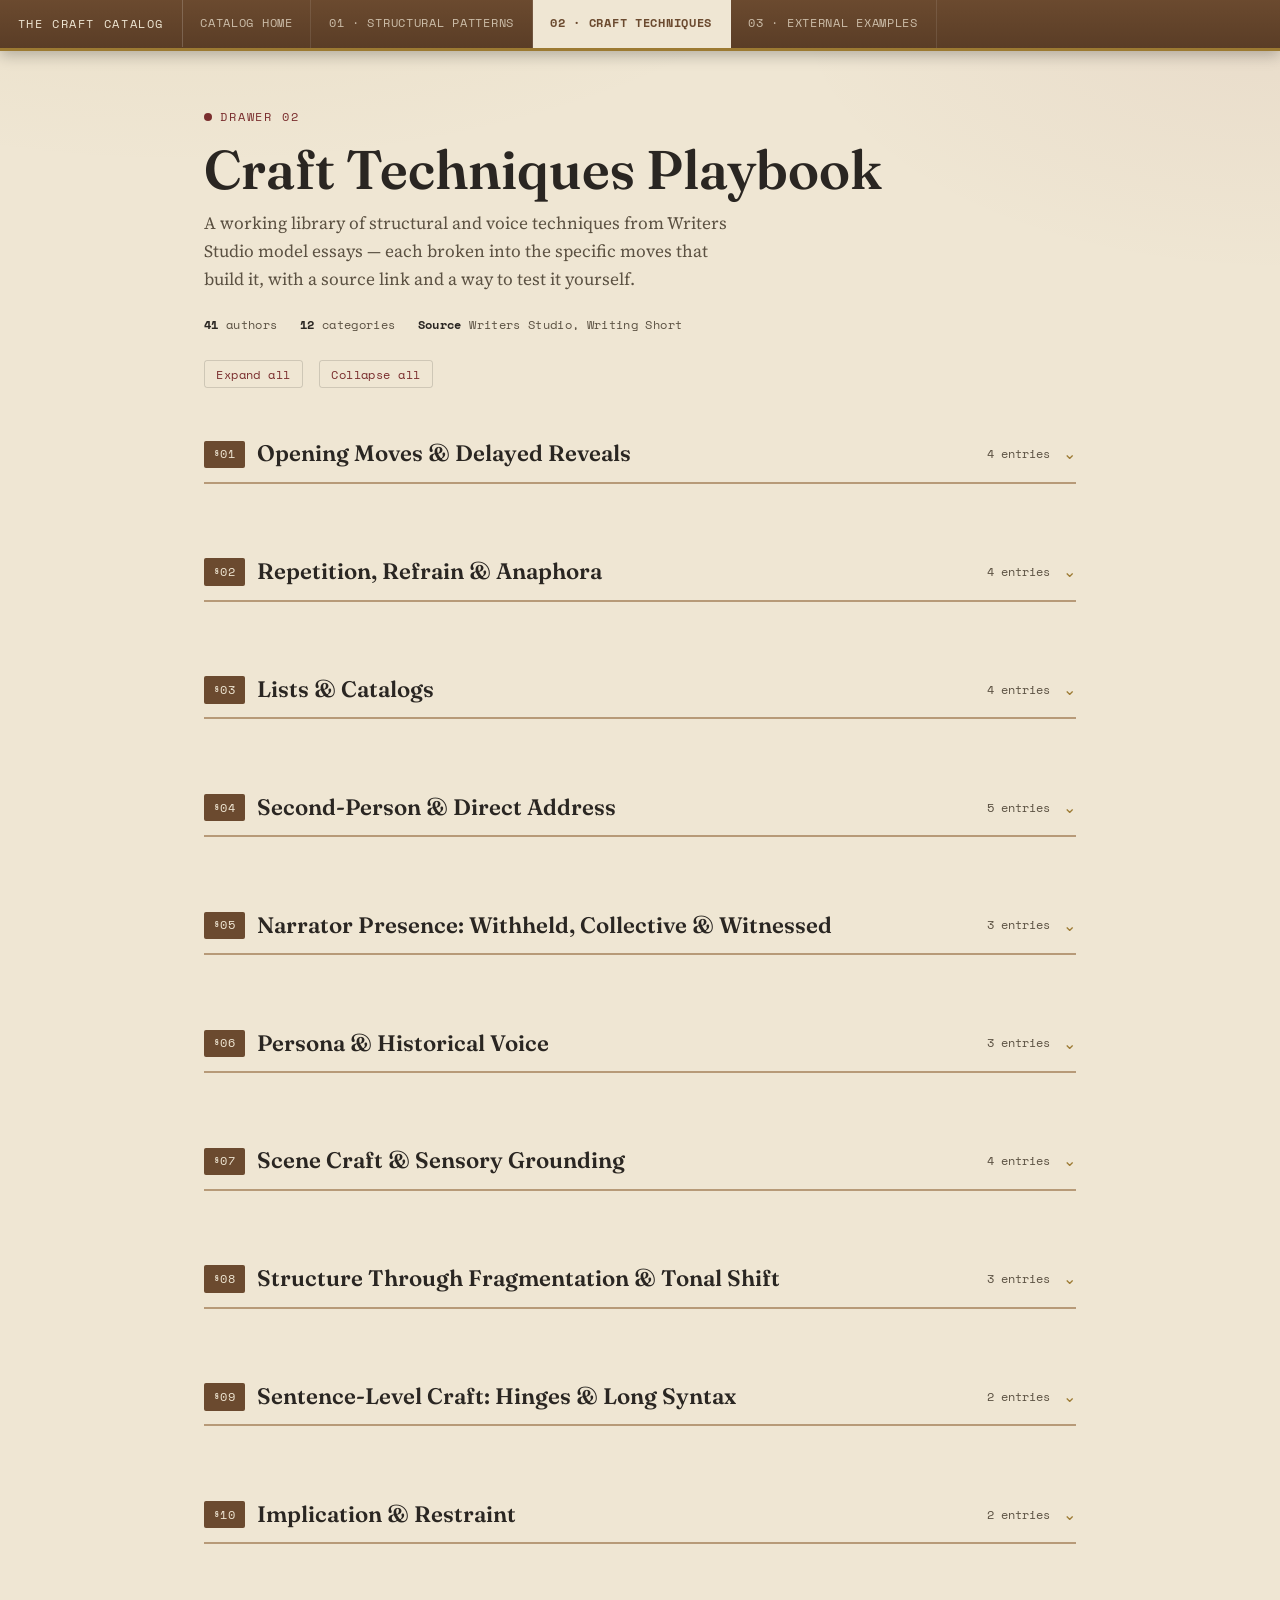
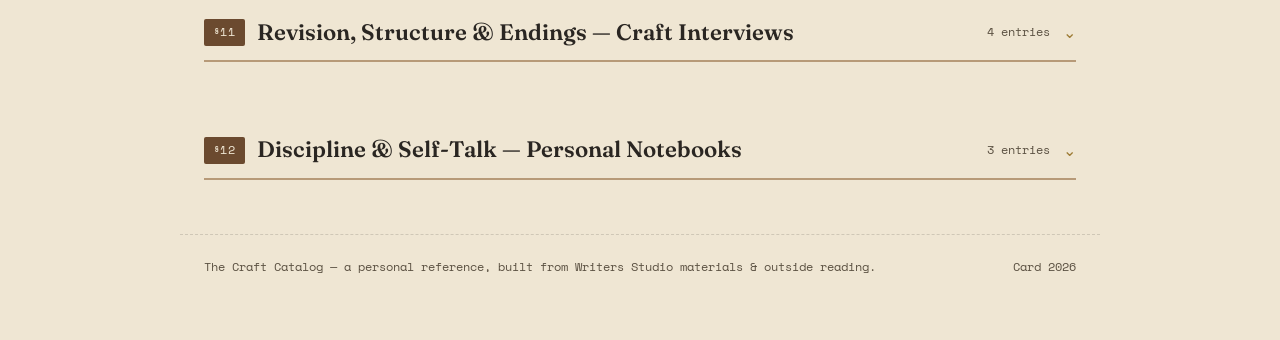
<file: playbook.html>
<!DOCTYPE html>
<html lang="en">
<head>
<meta charset="UTF-8">
<meta name="viewport" content="width=device-width, initial-scale=1.0">
<title>Craft Techniques Playbook — The Craft Catalog</title>
<meta name="description" content="A working library of structural and voice techniques from Writers Studio model essays — each broken into the specific moves that build it, with a source link and a way to test it yourself.">
<link rel="stylesheet" href="styles.css">
<style>
  .pb-section {
    max-width: 920px;
    margin: 0 auto;
    padding: 0 1.5rem;
  }
  .pb-section-header {
    display: flex;
    align-items: center;
    gap: .8rem;
    margin: 3rem 0 1.4rem;
    padding-bottom: .6rem;
    border-bottom: 2px solid var(--oak-soft);
    cursor: pointer;
    list-style: none;
    user-select: none;
  }
  .pb-section-header::-webkit-details-marker { display: none; }
  .pb-section-header::marker { content: ""; }
  .pb-section-header .tag {
    font-family: var(--mono);
    font-size: .72rem;
    color: var(--paper);
    background: var(--oak);
    padding: .28rem .55rem;
    border-radius: 2px;
    letter-spacing: .06em;
    flex-shrink: 0;
  }
  .pb-section-header h2 {
    font-family: var(--display);
    font-weight: 600;
    font-size: 1.4rem;
    margin: 0;
    color: var(--ink);
    flex: 1;
  }
  .pb-section-header .pb-count {
    font-family: var(--mono);
    font-size: .72rem;
    color: var(--ink-soft);
    white-space: nowrap;
  }
  .pb-section-header .pb-chevron {
    font-family: var(--mono);
    font-size: 1rem;
    color: var(--brass);
    transition: transform .2s ease;
    flex-shrink: 0;
  }
  .pb-section[open] > .pb-section-header .pb-chevron { transform: rotate(180deg); }
  .pb-section-header:hover h2 { color: var(--ribbon); }
  .pb-section-body { padding-top: .2rem; }
  .pb-toolbar {
    max-width: 920px;
    margin: 0 auto;
    padding: 0 1.5rem;
    display: flex;
    gap: 1rem;
    font-family: var(--mono);
    font-size: .72rem;
    color: var(--ink-soft);
  }
  .pb-toolbar button {
    font-family: var(--mono);
    font-size: .72rem;
    letter-spacing: .04em;
    color: var(--ribbon);
    background: none;
    border: 1px solid var(--line);
    border-radius: var(--radius);
    padding: .3rem .7rem;
    cursor: pointer;
  }
  .pb-toolbar button:hover { border-color: var(--ribbon); }
</style>
</head>
<body>
<a class="skip-link" href="#main">Skip to content</a>
<nav class="rail" aria-label="Site sections">
    <span class="rail-brand">The Craft Catalog</span>
    <div class="rail-tabs">
      <a class="rail-tab" href="index.html" >CATALOG HOME</a>
      <a class="rail-tab" href="structural-patterns.html" >01 · STRUCTURAL PATTERNS</a>
      <a class="rail-tab" href="playbook.html" aria-current="page">02 · CRAFT TECHNIQUES</a>
      <a class="rail-tab" href="external-examples.html" >03 · EXTERNAL EXAMPLES</a>
    </div>
  </nav>
<header class="hero">
  <span class="hero-eyebrow">Drawer 02</span>
  <h1>Craft Techniques Playbook</h1>
  <p>A working library of structural and voice techniques from Writers Studio model essays — each broken into the specific moves that build it, with a source link and a way to test it yourself.</p>
  <div class="hero-meta"><span><b>41</b> authors</span><span><b>12</b> categories</span><span><b>Source</b> Writers Studio, Writing Short</span></div>
</header>
<div class="pb-toolbar">
  <button type="button" id="pbExpandAll">Expand all</button>
  <button type="button" id="pbCollapseAll">Collapse all</button>
</div>
<main id="main">

  <details class="pb-section">
    <summary class="pb-section-header">
      <span class="tag">§01</span>
      <h2>Opening Moves &amp; Delayed Reveals</h2>
      <span class="pb-count">4 entries</span>
      <span class="pb-chevron" aria-hidden="true">⌄</span>
    </summary>
    <div class="pb-section-body">
    <article class="entry-card">
        <h3 class="entry-title"><a href="https://drive.google.com/file/d/1dPzB5alaJ3k-Hy0f-VaE34JeVdomnEo5/view" target="_blank" rel="noopener">Joan Didion</a> <span class="entry-work">— "Goodbye to All That"</span></h3>
        <div class="entry-meta">
          <span><b>Tense</b> Older narrator, present tense, framing past-tense scenes</span>
          <span><b>Narrator</b> 1st person, older-younger</span>
        </div>
        <p class="entry-move">Confident general authority erodes into a singular, doubting "I."</p>
        <ol class="entry-steps">
          <li>Open on a sweeping, confident claim — something "everyone" believes or does, stated flatly.</li>
          <li>Drop in a small hinge phrase that quietly loosens the certainty ("Or at least we do for a while...").</li>
          <li>Introduce the singular "I" at the exact moment doubt enters — this is the pivot of the whole piece.</li>
          <li>List concrete facts and daily routines in flat, unemotional language; let the emotion live in the gap between the facts and how calm the voice sounds.</li>
          <li>Close on dry understatement that reframes everything before it, without explaining the reframe.</li>
        </ol>
        <p class="entry-try"><b>Test it —</b> Write one confident opening sentence about something you used to believe, then write the exact sentence where the belief cracked.</p>
      </article>
    <article class="entry-card">
        <h3 class="entry-title"><a href="https://drive.google.com/file/d/1z1uSCe9H5j4n0nxJ4khhRTtj5S3NxXFo/view" target="_blank" rel="noopener">James Baldwin</a> <span class="entry-work">— "Notes of a Native Son"</span></h3>
        <div class="entry-meta">
          <span><b>Tense</b> Past tense, carrying an older narrator's hindsight</span>
          <span><b>Narrator</b> 1st person, looking back at a defining relationship</span>
        </div>
        <p class="entry-move">Drop the reader into a dated scene with no warm-up; let sentence length grow as stakes rise.</p>
        <ol class="entry-steps">
          <li>Open with an exact date and a stark, undeniable fact — no throat-clearing, no context first.</li>
          <li>Follow with short declarative sentences that establish the concrete situation.</li>
          <li>Widen the frame with historical or generational context (what was true for the parent, not the narrator).</li>
          <li>Let sentences grow longer and more clause-heavy as the emotional stakes increase — syntax should mirror feeling.</li>
          <li>End without full resolution; let contradictory emotions (relief and grief) sit side by side.</li>
        </ol>
        <p class="entry-try"><b>Test it —</b> Open with a specific date and one hard fact about that day. Write five short sentences, then let the sixth run long.</p>
      </article>
    <article class="entry-card">
        <h3 class="entry-title"><a href="https://drive.google.com/file/d/1adoGlHxK3sJSK1PGqLzAmOPvjOWh0z_h/view" target="_blank" rel="noopener">Annie Dillard</a> <span class="entry-work">— "Total Eclipse"</span></h3>
        <div class="entry-meta">
          <span><b>Tense</b> Past tense, narrated from two years later; chronology deliberately scrambled</span>
          <span><b>Narrator</b> 1st person, retrospective, withholding on purpose</span>
        </div>
        <p class="entry-move">Open with a strange, vivid, unrelated image and delay the real subject as long as possible.</p>
        <ol class="entry-steps">
          <li>Open with a simile comparing the experience to something ordinary (dying, falling) before naming what happened.</li>
          <li>Place the reader inside a disorienting scene (a hotel room, a strange painting) with zero explanation of relevance.</li>
          <li>Explicitly signal that this is retrospective narration ("Two years have passed since...").</li>
          <li>Backtrack non-chronologically to the events that preceded the scene already shown.</li>
          <li>Let formal diction and dry humor coexist; build dream-like disorientation before finally arriving at the real event, late.</li>
        </ol>
        <p class="entry-try"><b>Test it —</b> Open with an odd object in a room. Don't explain what it has to do with anything until several paragraphs later.</p>
      </article>
    <article class="entry-card">
        <h3 class="entry-title"><a href="https://drive.google.com/file/d/19tlC5nbfuencVZr76Ep-_eFl7No6sJCX/view" target="_blank" rel="noopener">Ocean Vuong</a> <span class="entry-work">— "The Weight of Our Living"</span></h3>
        <div class="entry-meta">
          <span><b>Tense</b> Present tense, even for past events</span>
          <span><b>Narrator</b> 1st person, urgent, sensory</span>
        </div>
        <p class="entry-move">Open in medias res with fragments; use section breaks (asterisks) to shift pace and register.</p>
        <ol class="entry-steps">
          <li>Open with two very short declarative sentences that raise a mystery ("There should be tears. There should be a reason.")</li>
          <li>Drop straight into a scene already in progress, using present tense and sentence fragments to create speed.</li>
          <li>Load the scene with slow-motion sensory detail even as the pace feels fast.</li>
          <li>Mark a section break with an asterisk, then shift tone — from crisis to reflection, from present crisis to a calmer present.</li>
          <li>Let each new section reframe the previous one instead of explaining it.</li>
        </ol>
        <p class="entry-try"><b>Test it —</b> Write a present-tense crisis opening in fragments, mark a break, then write a slower, reflective section that recontextualizes it.</p>
      </article>
    </div>
  </details>

  <details class="pb-section">
    <summary class="pb-section-header">
      <span class="tag">§02</span>
      <h2>Repetition, Refrain &amp; Anaphora</h2>
      <span class="pb-count">4 entries</span>
      <span class="pb-chevron" aria-hidden="true">⌄</span>
    </summary>
    <div class="pb-section-body">
    <article class="entry-card">
        <h3 class="entry-title"><a href="https://drive.google.com/file/d/17YGiQXc0yCQm_RR46_yOpgh1sj2u7G6V/view" target="_blank" rel="noopener">Maya Angelou</a> <span class="entry-work">— "I Know Why the Caged Bird Sings"</span></h3>
        <div class="entry-meta">
          <span><b>Tense</b> Past tense</span>
          <span><b>Narrator</b> 1st person, child's perspective narrated by an adult writer</span>
        </div>
        <p class="entry-move">Repeat a fragment of remembered speech as a refrain that structures the whole scene.</p>
        <ol class="entry-steps">
          <li>Open with the refrain line itself, isolated, before any context is given.</li>
          <li>Return to the refrain two or three more times, each time with more of the surrounding scene revealed.</li>
          <li>Let interior fantasy (the child's escape narrative) interrupt and expand between refrains.</li>
          <li>Build physical humiliation in concrete sensory detail without naming the emotion directly.</li>
          <li>Close the scene, then step back into an adult reflective register that reframes the whole memory.</li>
        </ol>
        <p class="entry-try"><b>Test it —</b> Pick one line someone said to you. Let it interrupt your paragraph three times, each time with more context revealed.</p>
      </article>
    <article class="entry-card">
        <h3 class="entry-title"><a href="https://drive.google.com/file/d/1Xt45sAIv1jU-FDmJkhLGonuY8Ergs187/view" target="_blank" rel="noopener">Ayşe Papatya Bucak</a> <span class="entry-work">— "An Address to My Fellow Faculty..."</span></h3>
        <div class="entry-meta">
          <span><b>Tense</b> Present tense</span>
          <span><b>Narrator</b> 1st person, intimate despite a formal occasion</span>
        </div>
        <p class="entry-move">Repeat an anaphoric phrase, alternating what follows, until a final scene delivers the turn.</p>
        <ol class="entry-steps">
          <li>Choose a repeatable frame phrase tied to your role ("My work is...", "My job is...").</li>
          <li>Alternate what follows it — sometimes a verb ("to write"), sometimes a noun ("a novel") — to keep the rhythm from flattening.</li>
          <li>Vary paragraph length: some items get one line, others get several, so the list breathes instead of marching.</li>
          <li>Let concrete, small physical details (an ant drowned in a drop of water) sit next to abstract admissions (fear, grief).</li>
          <li>End the list by breaking form entirely: one small real scene that gives the whole repetition its emotional payoff.</li>
        </ol>
        <p class="entry-try"><b>Test it —</b> Repeat "My [role] is..." ten times, alternating verb-led and noun-led completions, then end on one small concrete scene.</p>
      </article>
    <article class="entry-card">
        <h3 class="entry-title"><a href="https://drive.google.com/file/d/1NGNjvXJ695LioVB-OFpBtqZFPzvVNUfJ/view" target="_blank" rel="noopener">Ira Sukrungruang</a> <span class="entry-work">— "Because, The Ferguson Verdict"</span></h3>
        <div class="entry-meta">
          <span><b>Tense</b> Past and present, braided</span>
          <span><b>Narrator</b> 1st person, accumulating</span>
        </div>
        <p class="entry-move">Chain cause-and-effect fragments, each beginning "Because," braiding personal history with a larger pattern.</p>
        <ol class="entry-steps">
          <li>Start with a specific personal fact, prefaced by "Because."</li>
          <li>Let the next "Because" sentence widen slightly — from personal detail to a related cultural or historical fact.</li>
          <li>Keep alternating scale: personal, wider, personal, wider — never staying in one register too long.</li>
          <li>Let some "Because" sentences get very short ("Because I was eight.") to vary rhythm against longer ones.</li>
          <li>Break the chain near the end to name the pattern itself ("Because the word 'because' demands cause and effect") before returning to more "Because" sentences.</li>
        </ol>
        <p class="entry-try"><b>Test it —</b> Write ten sentences in a row that all start with "Because," moving between a personal memory and a wider pattern it belongs to.</p>
      </article>
    <article class="entry-card">
        <h3 class="entry-title"><a href="https://drive.google.com/file/d/13qKaeVer6n_yqOoITuEb0LVWYPJ3ep3T/view" target="_blank" rel="noopener">Nick Flynn</a> <span class="entry-work">— "Ulysses / Another Bullshit Night in Suck City"</span></h3>
        <div class="entry-meta">
          <span><b>Tense</b> Present tense generalizations, then past tense specifics</span>
          <span><b>Narrator</b> "1st-as-3rd" — general "some"/"many" until the very end</span>
        </div>
        <p class="entry-move">Write in a general register ("Some sons...", "Many fathers...") for most of the piece, shifting to "I" only at the close.</p>
        <ol class="entry-steps">
          <li>Open with general statements about a category of people ("Many fathers are gone") using "some" and "many," no names.</li>
          <li>Use anaphora — repeating the same opening word or structure — to build rhythm across these general statements.</li>
          <li>Include one small imagined mini-scene, still in the general register, to make the abstraction concrete.</li>
          <li>Introduce a turn phrase ("Some sons need to...") that starts narrowing the focus toward the real subject.</li>
          <li>Shift to "I" and past tense only in the final lines — this is where the piece's real weight lands.</li>
        </ol>
        <p class="entry-try"><b>Test it —</b> Write about a personal experience using "some people" and "many" instead of "I," switching to "I" only in the last two sentences.</p>
      </article>
    </div>
  </details>

  <details class="pb-section">
    <summary class="pb-section-header">
      <span class="tag">§03</span>
      <h2>Lists &amp; Catalogs</h2>
      <span class="pb-count">4 entries</span>
      <span class="pb-chevron" aria-hidden="true">⌄</span>
    </summary>
    <div class="pb-section-body">
    <article class="entry-card">
        <h3 class="entry-title"><a href="https://drive.google.com/file/d/1U6sF0jBCmsUWx_lTw8gFvqgB0EKFwcfh/view" target="_blank" rel="noopener">Natalie Diaz</a> <span class="entry-work">— "Top Ten Reasons Why Indians Are Good at Basketball"</span></h3>
        <div class="entry-meta">
          <span><b>Tense</b> Present tense</span>
          <span><b>Narrator</b> 1st person plural, authoritative and funny</span>
        </div>
        <p class="entry-move">Use a numbered list with a confident comic persona to carry serious material without pausing to explain it.</p>
        <ol class="entry-steps">
          <li>Set a playful frame in item #1 that signals humor is allowed even though the subject is serious.</li>
          <li>Let items jump associatively — church to Walt Whitman to weapons — without transitions between them.</li>
          <li>Keep the tone matter-of-fact and tongue-in-cheek even when the content underneath is charged.</li>
          <li>Use one item to pivot into direct historical or political material, still inside the joke structure.</li>
          <li>End on the longest, most lyrical item — let the list format finally break open into full sentences and imagery.</li>
        </ol>
        <p class="entry-try"><b>Test it —</b> Write a numbered "top ten" list on a loaded topic. Stay funny and confident even as the material turns serious.</p>
      </article>
    <article class="entry-card">
        <h3 class="entry-title"><a href="https://drive.google.com/file/d/1Za2uxfB7RKlezn0txxsAKl7jeOGi5cYJ/view" target="_blank" rel="noopener">Margaret Renkl</a> <span class="entry-work">— "Things I Knew / Didn't Know When I Was Six"</span></h3>
        <div class="entry-meta">
          <span><b>Tense</b> Present tense</span>
          <span><b>Narrator</b> Child's-eye facts, adult's hindsight underneath</span>
        </div>
        <p class="entry-move">Write two parallel lists — a child's plain facts, then the adult truths hidden beneath them — in the same flat tone.</p>
        <ol class="entry-steps">
          <li>Write list one as plain, authoritative statements a child would actually believe as fact.</li>
          <li>Address some items to "you" and some as flat declarations, mixing registers within the same list.</li>
          <li>Write list two using the same flat tone, but let the content reveal what the child couldn't yet understand.</li>
          <li>Never comment on the gap between the two lists — let the reader do that work.</li>
          <li>Order both lists so the final item lands hardest, without being the most dramatic.</li>
        </ol>
        <p class="entry-try"><b>Test it —</b> Write a "things I knew" list about an age or moment, then a second "things I didn't know" list in the same flat tone.</p>
      </article>
    <article class="entry-card">
        <h3 class="entry-title"><a href="https://drive.google.com/file/d/14Fo0P2VXhv6PcW9WaERwU-hi5cJc62em/view" target="_blank" rel="noopener">Matthew Dickman</a> <span class="entry-work">— "Trouble (poem)"</span></h3>
        <div class="entry-meta">
          <span><b>Tense</b> Present and past, mixed within lines</span>
          <span><b>Narrator</b> 1st person, catalog-driven</span>
        </div>
        <p class="entry-move">Catalog real deaths in a flat, almost gossipy tone, then pivot the ending to small ordinary self-care.</p>
        <ol class="entry-steps">
          <li>List a real death or loss (a public figure, a stranger) in one flat sentence.</li>
          <li>Interrupt the catalog with an unrelated, mundane observation ("I like the little soaps in hotel bathrooms") — no transition.</li>
          <li>Continue alternating catalog entries and small mundane asides without signaling the pattern.</li>
          <li>Let the catalog escalate toward the personal loss that is the poem's real subject, still in the same flat tone.</li>
          <li>End on two or three small, ordinary acts of self-care, delivered with no more weight than the deaths were.</li>
        </ol>
        <p class="entry-try"><b>Test it —</b> List several losses or hard facts in one breath, then end on two small, ordinary things you do to keep going.</p>
      </article>
    <article class="entry-card">
        <h3 class="entry-title"><a href="https://drive.google.com/file/d/1BO3s97R4XtB0ynhwVqe7mk3v_dMAiU7q/view" target="_blank" rel="noopener">Jack Kerouac</a> <span class="entry-work">— "America in World History"</span></h3>
        <div class="entry-meta">
          <span><b>Tense</b> Present tense argument</span>
          <span><b>Narrator</b> 1st person, declarative and certain</span>
        </div>
        <p class="entry-move">Build an enumerated argument where each numbered point stacks evidence toward one big claim.</p>
        <ol class="entry-steps">
          <li>State the big claim up front, with full confidence, before any evidence is given.</li>
          <li>Number each supporting point so the argument reads as building, not meandering.</li>
          <li>Let each point mix personal feeling ("I feel young and unfulfilled") with a historical or cultural claim.</li>
          <li>Use repetition of key phrases across points to keep the argument's throughline audible.</li>
          <li>Don't hedge — let the confident, declarative register carry through even where the claims are debatable.</li>
        </ol>
        <p class="entry-try"><b>Test it —</b> State a big personal claim, then back it with three numbered points that mix feeling and fact.</p>
      </article>
    </div>
  </details>

  <details class="pb-section">
    <summary class="pb-section-header">
      <span class="tag">§04</span>
      <h2>Second-Person &amp; Direct Address</h2>
      <span class="pb-count">5 entries</span>
      <span class="pb-chevron" aria-hidden="true">⌄</span>
    </summary>
    <div class="pb-section-body">
    <article class="entry-card">
        <h3 class="entry-title"><a href="https://drive.google.com/file/d/1XXIvqqOIj5iG5EOH3A4t0Q8tWsofx4AU/view" target="_blank" rel="noopener">James Baldwin</a> <span class="entry-work">— "A Letter to My Nephew"</span></h3>
        <div class="entry-meta">
          <span><b>Tense</b> Present tense address, past-tense memory</span>
          <span><b>Narrator</b> 1st person, epistolary, addressed to one named person</span>
        </div>
        <p class="entry-move">Address one real, named person directly for the entire piece.</p>
        <ol class="entry-steps">
          <li>Open by naming the recipient directly ("Dear James") and stating the difficulty of writing this at all.</li>
          <li>Move between address to the nephew and address to the nephew's father — the letter carries two relationships at once.</li>
          <li>State the accusation or hard truth plainly, without softening it for the reader.</li>
          <li>Return to direct address ("my dear namesake") to re-ground the piece in intimacy after the hardest passages.</li>
          <li>Close on instruction — tell the addressee what to do with what you've told them.</li>
        </ol>
        <p class="entry-try"><b>Test it —</b> Write a letter to one real person, naming them throughout, saying the hard thing you'd say only to them.</p>
      </article>
    <article class="entry-card">
        <h3 class="entry-title"><a href="https://drive.google.com/file/d/1edIaV5cuaPxt4o_XM_r0ft019zCDI1rN/view" target="_blank" rel="noopener">Kwame Dawes</a> <span class="entry-work">— "Death (poem)"</span></h3>
        <div class="entry-meta">
          <span><b>Tense</b> Present tense, addressed to "you"</span>
          <span><b>Narrator</b> 2nd person, implicating the reader</span>
        </div>
        <p class="entry-move">Address the reader as "you" throughout, folding them into experiences they didn't choose.</p>
        <ol class="entry-steps">
          <li>Open with a small, plausible "you" action (your dog dies) that any reader could imagine doing.</li>
          <li>Escalate the "you" actions in small, deliberate steps, each one slightly worse than the last.</li>
          <li>Keep the tone matter-of-fact even as the actions become disturbing — no editorializing.</li>
          <li>Let the escalation build toward a larger claim about power, delivered still in "you" address.</li>
          <li>End without releasing the reader from the "you" — no return to "I" to soften the implication.</li>
        </ol>
        <p class="entry-try"><b>Test it —</b> Rewrite a personal memory addressed to "you" instead of "I," making the reader complicit in the action.</p>
      </article>
    <article class="entry-card">
        <h3 class="entry-title"><a href="https://drive.google.com/file/d/1QMzGqFquR06BCHJ-Gq34xooUs-H7hHS9/view" target="_blank" rel="noopener">Toni Cade Bambara</a> <span class="entry-work">— "A Sort of Preface"</span></h3>
        <div class="entry-meta">
          <span><b>Tense</b> Present and future hypothetical</span>
          <span><b>Narrator</b> 1st person addressing "you" mid-piece</span>
        </div>
        <p class="entry-move">Use breathless run-on sentences addressed to "you" that implicate the reader in a scene the narrator denies is autobiographical.</p>
        <ol class="entry-steps">
          <li>Open with a flat claim (writing autobiographical fiction "does no good") that the rest of the piece will undercut.</li>
          <li>Build one very long run-on sentence describing the imagined consequences, piling clause on clause without a full stop.</li>
          <li>Shift into "you" mid-sentence, making the reader the one who gets caught, not the narrator.</li>
          <li>Add a second scenario (a friend's reaction) that mirrors the first, extending the run-on technique.</li>
          <li>Close with one short, dry sentence that undercuts everything — comic deflection as the final craft move.</li>
        </ol>
        <p class="entry-try"><b>Test it —</b> Write one very long run-on sentence addressed to "you" about a fear you have of being found out.</p>
      </article>
    <article class="entry-card">
        <h3 class="entry-title"><a href="https://drive.google.com/file/d/1jWzzPz0Nsn9YoExnGzciu6RyXIWaF0YB/view" target="_blank" rel="noopener">Joan Wickersham</a> <span class="entry-work">— "The Suicide Index"</span></h3>
        <div class="entry-meta">
          <span><b>Tense</b> Present tense</span>
          <span><b>Narrator</b> 2nd person, used for emotional distance</span>
        </div>
        <p class="entry-move">Use "you" to create distance from a numbing experience, narrated in flat present-tense routine.</p>
        <ol class="entry-steps">
          <li>Narrate a numb daily routine in second person, one small task at a time (drop off, sit, wait).</li>
          <li>Insert a remembered contrasting moment (laughter, joy) using the same flat "you" address.</li>
          <li>Let the remembered moment include real, specific dialogue to keep it grounded, not abstract.</li>
          <li>Return to the present-tense numbness, now shadowed by the memory just described.</li>
          <li>End on a small physical detail (a child leaning against you) rather than a stated emotion.</li>
        </ol>
        <p class="entry-try"><b>Test it —</b> Narrate a numb, routine day in second person, staying flat and factual even as the material underneath is not.</p>
      </article>
    <article class="entry-card">
        <h3 class="entry-title"><a href="https://drive.google.com/file/d/1L5yAK8uChSse8WCk45uvGI4GzPI2Nri7/view" target="_blank" rel="noopener">Jerald Walker</a> <span class="entry-work">— "How to Make a Slave"</span></h3>
        <div class="entry-meta">
          <span><b>Tense</b> Present tense imperative</span>
          <span><b>Narrator</b> 2nd person, instructing your own past self</span>
        </div>
        <p class="entry-move">Use second-person imperative to narrate your own past as a set of instructions.</p>
        <ol class="entry-steps">
          <li>Open with a concrete imperative action ("Gather scissors, construction paper...") that sets a scene without explanation.</li>
          <li>Continue in imperative verbs ("Take," "Realize," "Smile") to narrate what happened as if instructing the reader to do it.</li>
          <li>Let time jump forward using the same imperative structure ("Find a funny part" years later).</li>
          <li>Insert real dialogue inside the instructions without breaking the second-person frame.</li>
          <li>Let the imperative distance make hard material easier to say directly than "I" would allow.</li>
        </ol>
        <p class="entry-try"><b>Test it —</b> Narrate a memory as a set of second-person imperative instructions: "Gather... Take... Realize..."</p>
      </article>
    </div>
  </details>

  <details class="pb-section">
    <summary class="pb-section-header">
      <span class="tag">§05</span>
      <h2>Narrator Presence: Withheld, Collective &amp; Witnessed</h2>
      <span class="pb-count">3 entries</span>
      <span class="pb-chevron" aria-hidden="true">⌄</span>
    </summary>
    <div class="pb-section-body">
    <article class="entry-card">
        <h3 class="entry-title"><a href="https://drive.google.com/file/d/1EWA1x5ywCieRPWF6ceXETeNMR54yZF_V/view" target="_blank" rel="noopener">Eula Biss</a> <span class="entry-work">— "Time and Distance Overcome"</span></h3>
        <div class="entry-meta">
          <span><b>Tense</b> Past tense for historical fact; present tense when the "I" briefly appears</span>
          <span><b>Narrator</b> Largely absent — an unnamed collector of facts until late</span>
        </div>
        <p class="entry-move">Withhold the "I" almost entirely; let accumulated facts do the emotional work.</p>
        <ol class="entry-steps">
          <li>Open on a dry, ordinary historical fact — no personal voice at all.</li>
          <li>Stack more facts in short paragraphs with zero transitions or commentary between them.</li>
          <li>Let a dark pattern emerge purely from placement and repetition — never state the pattern outright.</li>
          <li>Introduce the "I" late, in one plain declarative sentence that connects the facts to a real person ("My grandfather was a lineman.")</li>
          <li>End on a small, unexplained image that doesn't resolve the tension — no moral, no summary.</li>
        </ol>
        <p class="entry-try"><b>Test it —</b> List five factual sentences on a topic with zero commentary, then land one flat personal sentence that connects them to you.</p>
      </article>
    <article class="entry-card">
        <h3 class="entry-title"><a href="https://drive.google.com/file/d/1LeR485fpV3KEHSpMrIBF4aQeyBpepKHh/view" target="_blank" rel="noopener">Julie Otsuka</a> <span class="entry-work">— "Buddha in the Attic (fiction)"</span></h3>
        <div class="entry-meta">
          <span><b>Tense</b> Past tense</span>
          <span><b>Narrator</b> 1st person plural ("we") speaking for a whole group</span>
        </div>
        <p class="entry-move">Use a collective "we" narrator to hold many individual, sometimes contradictory, experiences at once.</p>
        <ol class="entry-steps">
          <li>Open with a collective claim about the group ("On the boat we were mostly virgins") that sets the shared premise.</li>
          <li>Follow with a fast list of variations within the group — some had this, some had that — without naming individuals.</li>
          <li>Repeat a structural anchor phrase ("On the boat...") to organize new movements within the collective voice.</li>
          <li>Let individual, specific, even contradictory details sit inside the "we" without resolving into one single story.</li>
          <li>Trust the accumulation of variation to create a fuller portrait than any single "I" could give.</li>
        </ol>
        <p class="entry-try"><b>Test it —</b> Write a scene using only "we," letting the collective voice hold many different individual details inside it.</p>
      </article>
    <article class="entry-card">
        <h3 class="entry-title"><a href="https://drive.google.com/file/d/1K9t3BXYSNeOcw7srZs-EW5vtakFdjYXu/view" target="_blank" rel="noopener">Brian Doyle</a> <span class="entry-work">— "Leap"</span></h3>
        <div class="entry-meta">
          <span><b>Tense</b> Past tense reportage, shifting to 1st person</span>
          <span><b>Narrator</b> Journalistic witness, until the "I" arrives late</span>
        </div>
        <p class="entry-move">Accumulate other people's witness testimony before the essay's own voice speaks.</p>
        <ol class="entry-steps">
          <li>Report what several named observers saw or said, one after another, in flat journalistic style.</li>
          <li>Repeat one central image (hands, held hands) across multiple accounts so it accumulates weight through repetition.</li>
          <li>Bring in outside texts (scripture, quotation) to widen the frame beyond the personal.</li>
          <li>Let the writer's own "I" enter only after the accumulation is complete, and keep it brief.</li>
          <li>End by returning to the central image one last time, now carrying the full weight of everything before it.</li>
        </ol>
        <p class="entry-try"><b>Test it —</b> Report what three different people saw or said about one event, then let your own single-sentence reaction close it.</p>
      </article>
    </div>
  </details>

  <details class="pb-section">
    <summary class="pb-section-header">
      <span class="tag">§06</span>
      <h2>Persona &amp; Historical Voice</h2>
      <span class="pb-count">3 entries</span>
      <span class="pb-chevron" aria-hidden="true">⌄</span>
    </summary>
    <div class="pb-section-body">
    <article class="entry-card">
        <h3 class="entry-title"><a href="https://drive.google.com/file/d/1whAMVaLWXVTTNpdvENUHqw6a57meuJ5g/view" target="_blank" rel="noopener">Dana Levin</a> <span class="entry-work">— "Lenin's Bath (poem)"</span></h3>
        <div class="entry-meta">
          <span><b>Tense</b> Present tense</span>
          <span><b>Narrator</b> 3rd person, observing a historical figure</span>
        </div>
        <p class="entry-move">Use a persona poem to inhabit a real historical scene from a close third-person vantage.</p>
        <ol class="entry-steps">
          <li>Open with a physical action (lifting a body) described with unexpected tenderness.</li>
          <li>Let a piece of dark humor or irreverence interrupt the tenderness without warning.</li>
          <li>Introduce a second character (an observer) whose interior thoughts the poem can access.</li>
          <li>Use precise, clinical/scientific vocabulary (bacteria, embalming fluid) to keep the tone controlled.</li>
          <li>End on a small image of vulnerability (hungry flies, cold windows) that undercuts the historical grandeur.</li>
        </ol>
        <p class="entry-try"><b>Test it —</b> Write a scene inhabiting a real historical or public figure at a private, unglamorous moment, mixing tenderness and irreverence.</p>
      </article>
    <article class="entry-card">
        <h3 class="entry-title">Phillip Lopate <span class="entry-work">— "The Tender Stranger" (nonfiction exercise)</span></h3>
        <div class="entry-meta">
          <span><b>Tense</b> Adult retrospective, matter-of-fact</span>
          <span><b>Narrator</b> 1st person, older narrating a childhood self</span>
        </div>
        <p class="entry-move">Ground the persona-narrator in one specific, dated childhood scene, then let a calm, matter-of-fact adult tone contain the child's unspoken longing.</p>
        <ol class="entry-steps">
          <li>Choose one specific, dated childhood incident rather than a general period of your life.</li>
          <li>Narrate it in a calm, matter-of-fact adult voice — resist dramatizing what the child felt.</li>
          <li>Let physical detail and action carry the scene without naming the emotion underneath.</li>
          <li>Allow the unspoken feeling to build until it's nearly overflowing.</li>
          <li>Name the feeling exactly once, in one plain sentence, at the moment it can no longer stay unspoken.</li>
        </ol>
        <p class="entry-try"><b>Test it —</b> Write a childhood incident as one scene in a matter-of-fact adult voice, and allow yourself exactly one sentence naming the feeling underneath.</p>
      </article>
    <article class="entry-card">
        <h3 class="entry-title"><a href="https://drive.google.com/file/d/16quDp4Bf3mop9agg87qdwYSDU9xEoprO/view" target="_blank" rel="noopener">Zadie Smith</a> <span class="entry-work">— "A Woman with a Little Dog"</span></h3>
        <div class="entry-meta">
          <span><b>Tense</b> Present tense</span>
          <span><b>Narrator</b> 1st person, mostly outward-facing</span>
        </div>
        <p class="entry-move">Build a character almost entirely through outward observation, revealing the narrator only in glancing asides.</p>
        <ol class="entry-steps">
          <li>Open with a wry, affectionate claim about the other person ("The funny thing about Barbara...").</li>
          <li>Describe physical details and habits in a steady accumulation, without pausing to reflect on them.</li>
          <li>Let the narrator's own life surface only in brief comparative asides ("she smokes the way I used to").</li>
          <li>Include one piece of direct quoted dialogue that reveals more about the subject than description could.</li>
          <li>End on an unexpected shift in the subject's tone (quiet instead of loud) that recontextualizes everything before it.</li>
        </ol>
        <p class="entry-try"><b>Test it —</b> Describe a neighbor or acquaintance in detail for a full page, revealing yourself only in small aside phrases.</p>
      </article>
    </div>
  </details>

  <details class="pb-section">
    <summary class="pb-section-header">
      <span class="tag">§07</span>
      <h2>Scene Craft &amp; Sensory Grounding</h2>
      <span class="pb-count">4 entries</span>
      <span class="pb-chevron" aria-hidden="true">⌄</span>
    </summary>
    <div class="pb-section-body">
    <article class="entry-card">
        <h3 class="entry-title"><a href="https://drive.google.com/file/d/17v8b7YeuqFCxSB5ZUmrK0VdpZo0w7yCL/view" target="_blank" rel="noopener">Jerald Walker</a> <span class="entry-work">— "Dragon Slayers"</span></h3>
        <div class="entry-meta">
          <span><b>Tense</b> Past tense</span>
          <span><b>Narrator</b> 1st person, confined to one scene</span>
        </div>
        <p class="entry-move">Confine the whole essay to one scene of dialogue, mixing quoted and summarized speech to control pacing.</p>
        <ol class="entry-steps">
          <li>Open with a first line that states the essay's whole tension in one sentence.</li>
          <li>Follow immediately with the idea the other character represents, stated plainly.</li>
          <li>Alternate quoted dialogue with summarized dialogue — use quotes for the sharpest lines, summary for connective tissue.</li>
          <li>Let the narrator's internal reactions surface as brief asides between exchanges, not as separate reflective passages.</li>
          <li>End the scene at its natural social breaking point, without following either character further.</li>
        </ol>
        <p class="entry-try"><b>Test it —</b> Write one full scene of dialogue only, mixing exact quotes with summarized lines, and let the idea emerge from the exchange itself.</p>
      </article>
    <article class="entry-card">
        <h3 class="entry-title"><a href="https://drive.google.com/file/d/1v0uEjmVKD5gowAOmwEuSwdkWsCxQrJcQ/view" target="_blank" rel="noopener">Joseph Millar</a> <span class="entry-work">— "Sole Custody (poem)"</span></h3>
        <div class="entry-meta">
          <span><b>Tense</b> Present tense</span>
          <span><b>Narrator</b> 1st person, single sustained domestic scene</span>
        </div>
        <p class="entry-move">Stay inside one ordinary evening scene, letting small details carry the emotional weight.</p>
        <ol class="entry-steps">
          <li>Open with a specific, unglamorous action (a bike ride, a purchase) that grounds the scene immediately.</li>
          <li>Add physical, sensory detail about the other person (clothing, food) without commentary.</li>
          <li>Let one line of the other person's dialogue arrive unexpectedly, shifting the tone.</li>
          <li>Register worry or love only through a small physical observation (dirt under a fingernail), never stated directly.</li>
          <li>End on a metaphor that reframes the whole domestic scene at a larger scale (sailors, an ocean).</li>
        </ol>
        <p class="entry-try"><b>Test it —</b> Write one ordinary domestic scene in detail, and let one line of the other person's dialogue shift the tone without comment.</p>
      </article>
    <article class="entry-card">
        <h3 class="entry-title"><a href="https://drive.google.com/file/d/1AKAWAQSKEWkIEpYQ0K2s8rCawBl5wuUI/view" target="_blank" rel="noopener">Eudora Welty</a> <span class="entry-work">— "One Writer's Beginnings"</span></h3>
        <div class="entry-meta">
          <span><b>Tense</b> Past tense</span>
          <span><b>Narrator</b> 1st person, retrospective memoirist</span>
        </div>
        <p class="entry-move">Root memoir in small sensory childhood objects, each one quietly foreshadowing who the writer became.</p>
        <ol class="entry-steps">
          <li>Choose one household object (a clock, a telescope) and describe it with precise sensory detail.</li>
          <li>Let a small family scene form around the object — who used it, what they said.</li>
          <li>Include a quoted line of family dialogue that reveals a family value without stating it as a theme.</li>
          <li>End the object's paragraph with a quiet, understated connection to the writer's later craft or sensibility.</li>
          <li>Repeat this pattern with a different object, letting the accumulated objects build a portrait indirectly.</li>
        </ol>
        <p class="entry-try"><b>Test it —</b> Pick three childhood objects and write one paragraph each, ending each with a hint of who they were shaping you to be.</p>
      </article>
    <article class="entry-card">
        <h3 class="entry-title"><a href="https://drive.google.com/file/d/1LrbU61EOJxZYMrEQdzAtqH6OD5iIDBsm/view" target="_blank" rel="noopener">Natasha Tretheway</a> <span class="entry-work">— "Memorial Drive (exercise)"</span></h3>
        <div class="entry-meta">
          <span><b>Tense</b> Present-tense description of a past photograph</span>
          <span><b>Narrator</b> 1st person, hindsight-driven</span>
        </div>
        <p class="entry-move">Study a photograph in patient detail, letting hindsight reframe what it "really" shows as the paragraph goes on.</p>
        <ol class="entry-steps">
          <li>Describe the photograph's surface details first — clothing, posture, setting — with no interpretation.</li>
          <li>Introduce competing stories you've told yourself about the photograph's meaning.</li>
          <li>State plainly which story you prefer to believe, and why, even while admitting uncertainty.</li>
          <li>Return to the image's visual details, now reading new significance into them (the light, the shadow).</li>
          <li>End on what the photographer may have unintentionally captured — meaning arriving from outside anyone's control.</li>
        </ol>
        <p class="entry-try"><b>Test it —</b> Describe a real photograph in detail, then let your last two sentences reveal what you now know that the photo couldn't show.</p>
      </article>
    </div>
  </details>

  <details class="pb-section">
    <summary class="pb-section-header">
      <span class="tag">§08</span>
      <h2>Structure Through Fragmentation &amp; Tonal Shift</h2>
      <span class="pb-count">3 entries</span>
      <span class="pb-chevron" aria-hidden="true">⌄</span>
    </summary>
    <div class="pb-section-body">
    <article class="entry-card">
        <h3 class="entry-title"><a href="https://drive.google.com/file/d/1x9DiZ58ZVqgHES12i4tqimgyy7vf2x9Z/view" target="_blank" rel="noopener">Lindsay Starck</a> <span class="entry-work">— "Baikal (fiction)"</span></h3>
        <div class="entry-meta">
          <span><b>Tense</b> Present tense</span>
          <span><b>Narrator</b> 3rd person, alternating between two characters' interiority</span>
        </div>
        <p class="entry-move">Structure each section as a question, answered fast, then expanded.</p>
        <ol class="entry-steps">
          <li>Open each section with a direct question in capital letters.</li>
          <li>Answer the question in one quick present-tense sentence immediately after.</li>
          <li>Expand the answer for a paragraph, moving between memory and present action.</li>
          <li>Alternate whose interiority the question addresses, so two characters' inner lives interleave without a scene break.</li>
          <li>Let unanswered questions carry unresolved tension forward into the next section.</li>
        </ol>
        <p class="entry-try"><b>Test it —</b> Write a scene in Q&amp;A chunks: pose a question, answer it in one line, then let the answer unspool for a paragraph.</p>
      </article>
    <article class="entry-card">
        <h3 class="entry-title"><a href="https://drive.google.com/file/d/1GPfnGh4M1ApMThfHx9FtNUzRhsu48Xkz/view" target="_blank" rel="noopener">C.D. Wright</a> <span class="entry-work">— "One With Others (exercise)"</span></h3>
        <div class="entry-meta">
          <span><b>Tense</b> Varies by paragraph — deliberately</span>
          <span><b>Narrator</b> Documentary collage narrator</span>
        </div>
        <p class="entry-move">Shift diction mid-piece from legalistic disclaimer to lyric imagery.</p>
        <ol class="entry-steps">
          <li>Open in flat, formal disclaimer language, as if writing legal boilerplate about your own material.</li>
          <li>Let that formal language start to lyricize partway through the same paragraph.</li>
          <li>Shift the camera to the wider world — place, weather, historical detail — using regional diction specific to that time and place.</li>
          <li>Let a very intimate, sensory fragment (a death, a dialogue) interrupt the documentary tone without warning.</li>
          <li>Keep each of these tonal registers short — this technique depends on brevity, not explanation.</li>
        </ol>
        <p class="entry-try"><b>Test it —</b> Write a formal disclaimer paragraph about your own material, then let it break into lyric language partway through.</p>
      </article>
    <article class="entry-card">
        <h3 class="entry-title"><a href="https://drive.google.com/file/d/17zCTO1j9JmcUup0D9ElsZiohMbeXeeO4/view" target="_blank" rel="noopener">Peter Ho Davies</a> <span class="entry-work">— "A Lie Someone Told You About Yourself (fiction)"</span></h3>
        <div class="entry-meta">
          <span><b>Tense</b> Past tense</span>
          <span><b>Narrator</b> Close 3rd person</span>
        </div>
        <p class="entry-move">Use short floating paragraphs, separated by white space, to mimic fragmented thought.</p>
        <ol class="entry-steps">
          <li>Write one thought as a very short, self-contained paragraph — often just one or two sentences.</li>
          <li>Leave a blank line before the next paragraph instead of connecting them with transitions.</li>
          <li>Let each fragment repeat and slightly revise the previous one ("There was a chance... There was a chance...").</li>
          <li>Include one piece of dialogue that interrupts the internal fragments with an external voice.</li>
          <li>Let the accumulation of fragments, not any single sentence, carry the emotional payload.</li>
        </ol>
        <p class="entry-try"><b>Test it —</b> Write a close-third scene in short floating paragraphs, each one a single thought, separated by blank lines.</p>
      </article>
    </div>
  </details>

  <details class="pb-section">
    <summary class="pb-section-header">
      <span class="tag">§09</span>
      <h2>Sentence-Level Craft: Hinges &amp; Long Syntax</h2>
      <span class="pb-count">2 entries</span>
      <span class="pb-chevron" aria-hidden="true">⌄</span>
    </summary>
    <div class="pb-section-body">
    <article class="entry-card">
        <h3 class="entry-title"><a href="https://drive.google.com/file/d/1CEKLaMk96m2zm2aOV9KGrcyM5F6Ej9Cl/view" target="_blank" rel="noopener">Jhumpa Lahiri</a> <span class="entry-work">— "In the Sun"</span></h3>
        <div class="entry-meta">
          <span><b>Tense</b> Present tense</span>
          <span><b>Narrator</b> 1st person, observant, confident</span>
        </div>
        <p class="entry-move">Use the word "but" repeatedly as a structural hinge, creating a collage of simultaneous experience.</p>
        <ol class="entry-steps">
          <li>Open with one sentence that names a tension (protests and helicopters) before pivoting on "but."</li>
          <li>Let the "but" introduce a competing mood (sunlight, pleasure) that doesn't cancel the first, just sits beside it.</li>
          <li>Continue the piece with several more "but" pivots, each introducing a small new observation.</li>
          <li>Include brief quoted dialogue from strangers to widen the collage beyond the narrator's own view.</li>
          <li>End on an abstract word (forsaken) that the concrete details have earned, without explaining it.</li>
        </ol>
        <p class="entry-try"><b>Test it —</b> Write a paragraph where every few sentences pivot on "but," stacking contradictory observations into one mood.</p>
      </article>
    <article class="entry-card">
        <h3 class="entry-title"><a href="https://drive.google.com/file/d/1yEnjEOBtznDP1ZZcjgssFB0SFS4x69Ej/view" target="_blank" rel="noopener">Claire Messud</a> <span class="entry-work">— "The Road to Damascus"</span></h3>
        <div class="entry-meta">
          <span><b>Tense</b> Past tense, memory within memory</span>
          <span><b>Narrator</b> 1st person, generational</span>
        </div>
        <p class="entry-move">Build long, cumulative, clause-stacked sentences that carry a lifetime of memory in one breath.</p>
        <ol class="entry-steps">
          <li>Start the sentence with a small concrete image (a chicken on a balcony).</li>
          <li>Add clause after clause, each one a new memory-fragment, connected by commas and semicolons rather than periods.</li>
          <li>Let the sentence range across years and locations without ever fully stopping.</li>
          <li>Bring in a specific, unexpected detail (a monk's messy apartment) to keep the long sentence grounded, not abstract.</li>
          <li>Land the sentence on the emotional core it was building toward the whole time.</li>
        </ol>
        <p class="entry-try"><b>Test it —</b> Write one sentence, at least eight clauses long, that carries a whole memory from start to finish without a period.</p>
      </article>
    </div>
  </details>

  <details class="pb-section">
    <summary class="pb-section-header">
      <span class="tag">§10</span>
      <h2>Implication &amp; Restraint</h2>
      <span class="pb-count">2 entries</span>
      <span class="pb-chevron" aria-hidden="true">⌄</span>
    </summary>
    <div class="pb-section-body">
    <article class="entry-card">
        <h3 class="entry-title"><a href="https://drive.google.com/file/d/1yyU8OFs4b4txoM2Rg8XcPDLlDa4YJdN_/view" target="_blank" rel="noopener">Kevin Wilson</a> <span class="entry-work">— "Biology (fiction)"</span></h3>
        <div class="entry-meta">
          <span><b>Tense</b> Present tense frame, past tense memory</span>
          <span><b>Narrator</b> 1st person</span>
        </div>
        <p class="entry-move">Let grief for a minor figure unlock a larger, unspoken loneliness.</p>
        <ol class="entry-steps">
          <li>Open with ordinary, almost bureaucratic news (a Facebook post) about someone minor in the narrator's life.</li>
          <li>Register an unexpected emotional reaction (crying without noticing) before explaining who the person was.</li>
          <li>Flash back to concrete, specific childhood detail that shows why this person mattered, without stating it.</li>
          <li>Let a second character in the present (the boyfriend) notice the reaction and ask about it, giving the narrator no way to explain.</li>
          <li>End on the real, larger loss the minor figure stood in for — implied, never named directly.</li>
        </ol>
        <p class="entry-try"><b>Test it —</b> Write about grief for someone minor in your life, and let the real, larger loss surface only by implication.</p>
      </article>
    <article class="entry-card">
        <h3 class="entry-title"><a href="https://drive.google.com/file/d/1LU0SXR5bPu263ZoopQPp18k908eV5Eq-/view" target="_blank" rel="noopener">Lucia Perillo</a> <span class="entry-work">— "A Glimpse"</span></h3>
        <div class="entry-meta">
          <span><b>Tense</b> Present tense frame, past tense narrative</span>
          <span><b>Narrator</b> 1st person, resistant to the expected script</span>
        </div>
        <p class="entry-move">Open with a clinical anecdote, then explicitly resist the "brave" response the reader expects.</p>
        <ol class="entry-steps">
          <li>Open with a factual, almost clinical anecdote about an animal or biological process.</li>
          <li>Draw an explicit parallel between that anecdote and the narrator's own body or diagnosis.</li>
          <li>Narrate the diagnosis scene in flat, procedural language, resisting melodrama.</li>
          <li>State plainly the response you're "supposed" to have, then contradict it directly.</li>
          <li>Bring in an outside reference (a story, a myth) that reframes the resistance as a shared human pattern, not just personal defiance.</li>
        </ol>
        <p class="entry-try"><b>Test it —</b> Open with a clinical or biological fact, then write the sentence where you refuse the response you're "supposed" to have.</p>
      </article>
    </div>
  </details>

  <details class="pb-section">
    <summary class="pb-section-header">
      <span class="tag">§11</span>
      <h2>Revision, Structure &amp; Endings — Craft Interviews</h2>
      <span class="pb-count">4 entries</span>
      <span class="pb-chevron" aria-hidden="true">⌄</span>
    </summary>
    <div class="pb-section-body">
    <article class="entry-card">
        <h3 class="entry-title"><a href="https://www.asymptotejournal.com/interview/an-interview-with-phillip-lopate/" target="_blank" rel="noopener">Phillip Lopate</a> <span class="entry-work">— "on structure and the 'boredom meter'" (Asymptote interview)</span></h3>
        <div class="entry-meta">
          <span><b>Source</b> Craft interview, not a single text</span>
          <span><b>Applies to</b> revision and structural pacing</span>
        </div>
        <p class="entry-move">Let structure emerge from impatience with your own smoothness — when a passage goes safe and settled, push it toward the harder, deeper version underneath instead of following the outline.</p>
        <ol class="entry-steps">
          <li>Draft the passage the "expected" way first — you need something to push against.</li>
          <li>Read it back and locate the moment it starts to feel too easy or too pleased with itself.</li>
          <li>Ask directly: what's the harder, less flattering thing underneath this passage?</li>
          <li>Rewrite from that harder answer, even if it complicates what you just wrote.</li>
          <li>Let the "boredom" itself function as your outline — follow it instead of a pre-set structure.</li>
        </ol>
        <p class="entry-try"><b>Test it —</b> Take a paragraph that feels too settled and rewrite it by asking, "what's the harder thing underneath this?"</p>
      </article>
    <article class="entry-card">
        <h3 class="entry-title"><a href="https://www.asymptotejournal.com/interview/an-interview-with-phillip-lopate/" target="_blank" rel="noopener">Phillip Lopate</a> <span class="entry-work">— "on ending an essay" (Asymptote interview)</span></h3>
        <div class="entry-meta">
          <span><b>Source</b> Craft interview, not a single text</span>
          <span><b>Applies to</b> closing moves, resisting resolution</span>
        </div>
        <p class="entry-move">Resist the sermon — essays don't need a pyramidal, resolved ending like a short story; let them stop on a small, specific burst of realization rather than a summarizing moral.</p>
        <ol class="entry-steps">
          <li>Notice when you're reaching for a general lesson to "wrap up" the piece.</li>
          <li>Cut the generalization and look for the smallest, most specific image still available to you.</li>
          <li>End on that concrete detail instead — let it carry the weight without explaining it.</li>
          <li>Resist adding one more sentence that tells the reader what it means.</li>
          <li>Trust that an unresolved, modest ending can be more honest than a tidy one.</li>
        </ol>
        <p class="entry-try"><b>Test it —</b> Write an ending that stops at one small concrete observation instead of a general lesson.</p>
      </article>
    <article class="entry-card">
        <h3 class="entry-title"><a href="https://www.asymptotejournal.com/interview/an-interview-with-phillip-lopate/" target="_blank" rel="noopener">Phillip Lopate</a> <span class="entry-work">— "on 'thinking against yourself'" (Asymptote interview)</span></h3>
        <div class="entry-meta">
          <span><b>Source</b> Craft interview, not a single text</span>
          <span><b>Applies to</b> stance, self-complication</span>
        </div>
        <p class="entry-move">After drafting a claim, argue back against it on the page — essayistic authority comes from catching and complicating your own conviction, not defending it.</p>
        <ol class="entry-steps">
          <li>Write a paragraph asserting something you actually believe, stated with full confidence.</li>
          <li>Reread it and locate the exception, or the version of you that disagrees.</li>
          <li>Write a second paragraph arguing against the first, as seriously as you argued for it.</li>
          <li>Don't rush to resolve the contradiction — let both paragraphs stand.</li>
          <li>If a synthesis arrives, let it be smaller and more qualified than either original claim.</li>
        </ol>
        <p class="entry-try"><b>Test it —</b> Write a paragraph asserting something you believe, then write a second paragraph that disagrees with your first.</p>
      </article>
    <article class="entry-card">
        <h3 class="entry-title"><a href="https://www.newyorker.com/magazine/2004/09/06/the-ketchup-conundrum" target="_blank" rel="noopener">Malcolm Gladwell</a> <span class="entry-work">— "The Ketchup Conundrum" and his writing on structure</span></h3>
        <div class="entry-meta">
          <span><b>Tense</b> Past-tense reporting around present-tense ideas</span>
          <span><b>Narrator</b> Curious reporter, mostly offstage, thinking alongside the reader</span>
        </div>
        <p class="entry-move">Turn one naive question into a puzzle, carry it through people, and deliberately leave a piece missing so the reader finishes the thought.</p>
        <ol class="entry-steps">
          <li>Open on a simple question hiding a paradox ("Mustard now comes in dozens of varieties. Why has ketchup stayed the same?").</li>
          <li>Enter through a person with a plan, so the idea has someone to happen to.</li>
          <li>Bring in the less obvious figure who holds the key, and let the big idea arrive through their story.</li>
          <li>Find the exception that the big idea can't explain, and stay with it instead of smoothing it over.</li>
          <li>Number sections while drafting so each stands alone, then remove the numbers before publishing.</li>
          <li>Close on someone else's plain line that undercuts the argument even as it sums it up ("I guess ketchup is ketchup").</li>
        </ol>
        <p class="entry-try"><b>Test it —</b> Write down the naive question behind a piece of yours. Add a person to carry it, an expert who complicates it, and one exception. Leave one gap unexplained. Then check that the gap is honest, because critics say this method can leave out inconvenient context.</p>
      </article>
    </div>
  </details>

  <details class="pb-section">
    <summary class="pb-section-header">
      <span class="tag">§12</span>
      <h2>Discipline &amp; Self-Talk — Personal Notebooks</h2>
      <span class="pb-count">3 entries</span>
      <span class="pb-chevron" aria-hidden="true">⌄</span>
    </summary>
    <div class="pb-section-body">
    <article class="entry-card">
        <h3 class="entry-title">Octavia E. Butler <span class="entry-work">— "Butler's Rules, Distilled" (private notebook pages)</span></h3>
        <div class="entry-meta">
          <span><b>Source</b> Handwritten notebook pages, not a published text</span>
          <span><b>Applies to</b> discipline, emotional intensity, revision</span>
        </div>
        <p class="entry-move">The craft instruction across these pages, pulled into one working checklist.</p>
        <ol class="entry-steps">
          <li><b>Chase emotional drive.</b> Strive always — in all ways, at all times — for utter intensity: cold or hot, hard or soft, gut-wrenching or deeply stilling.</li>
          <li><b>Make people feel, not just know.</b> Tell stories filled with facts, then make people touch, taste, and know — make people feel.</li>
          <li><b>Use detail on purpose.</b> Detail builds suspense, regulates pacing, and creates mood and tone — build a world with selected detail, not exhaustive detail.</li>
          <li><b>Research before you invent.</b> Extrapolate ("if this goes on..."), speculate ("what if...?"), project (take an incident from history and project it into the future).</li>
          <li><b>Dramatize action, dramatize struggle.</b> Characters must act, move, do — dramatized action and struggle is always suspenseful.</li>
          <li><b>Write visually.</b> Consciously write vivid word pictures and powerful, vividly alive characters, plus action and struggle.</li>
          <li><b>Publicize yourself.</b> Seize, with tenacity, every opportunity for good print publicity — short stories, articles, op-eds — the same discipline as the writing itself.</li>
          <li><b>Write the outcome as already true.</b> Draft self-affirmations in the present tense, stacked with specifics, and close each one the same way: "So be it. See to it."</li>
        </ol>
        <p class="entry-try"><b>Test it —</b> Take one craft rule you keep forgetting to apply. Write it as a two-word command, underline it, then write your own "so be it, see to it" line beneath it.</p>
        <p class="entry-try"><b>Full notes —</b> <a href="https://doug-kim-dfk.vercel.app/octavia-butler-notes.html" target="_blank" rel="noopener">doug-kim-dfk.vercel.app/octavia-butler-notes.html</a></p>
      </article>
    <article class="entry-card">
        <h3 class="entry-title">Octavia E. Butler <span class="entry-work">— "I Am a Bestselling Writer" (self-affirmation practice)</span></h3>
        <div class="entry-meta">
          <span><b>Source</b> Handwritten notebook page, personal affirmation exercise</span>
          <span><b>Applies to</b> goal-setting, discipline, confidence</span>
        </div>
        <p class="entry-move">Write the career you want as if it has already happened — present tense, named outlets and dollar amounts, sealed with a command to yourself.</p>
        <ol class="entry-steps">
          <li>Open with a flat, present-tense identity claim stated as fact, not hope ("I am a Bestselling Writer").</li>
          <li>Stack specific, concrete outcomes — named publications, named lists, named durations ("two and more months at the top of ... Publisher's Weekly, The Washington Post").</li>
          <li>Escalate from the daily habit ("Everyday, in every way, I am researching and writing") to the exact result it produces.</li>
          <li>Name material goals in specific numbers, not vague wishes — a dollar figure, a home, a fund size.</li>
          <li>Close each block with a two-part command directed at yourself: state it's already decided, then order yourself to make it happen ("So be it. See to it.").</li>
        </ol>
        <p class="entry-try"><b>Test it —</b> Write one present-tense sentence claiming the exact outcome you want. Back it with two sentences using specific numbers or names. End with your own two-word command to yourself.</p>
        <p class="entry-try"><b>Full notes —</b> <a href="https://doug-kim-dfk.vercel.app/octavia-butler-notes.html" target="_blank" rel="noopener">doug-kim-dfk.vercel.app/octavia-butler-notes.html</a></p>
      </article>
    <article class="entry-card">
        <h3 class="entry-title">Anne Lamott <span class="entry-work">— "Lamott's Rules, Distilled" (Bird by Bird)</span></h3>
        <div class="entry-meta">
          <span><b>Source</b> Bird by Bird: Some Instructions on Writing and Life (1994), TED interview</span>
          <span><b>Applies to</b> process, discipline, revision</span>
        </div>
        <p class="entry-move">Her craft advice, pulled into one working checklist.</p>
        <ol class="entry-steps">
          <li><b>Set your sights small.</b> Keep a one-inch picture frame on the desk — you don't have to write the whole book today, just what you can see through it.</li>
          <li><b>Write shitty first drafts.</b> Perfectionism is the enemy of the shitty first draft, and the shitty first draft is the only way to a good second one.</li>
          <li><b>Go bird by bird.</b> When the task is too big to hold in your head, take the one small part in front of you and nothing else.</li>
          <li><b>Carry index cards.</b> Capture the phrase, the image, the line of dialogue before it's gone — file it away, then build the scene from what accumulates.</li>
          <li><b>Kill your darlings.</b> Cut the lines you love most if they don't serve the piece; loving a sentence isn't the same as needing it.</li>
          <li><b>Turn down Radio Station KFKD.</b> That's the voice in your head broadcasting flattery from one ear and ruin from the other — you can't out-argue it, only lower the volume and write anyway.</li>
          <li><b>Find a couple of trusted readers.</b> Two people who respect your work enough to tell you the truth about it, not just the good parts.</li>
          <li><b>Write the book you'd want to find.</b> Write toward what you wish already existed on the shelf, and it will exist.</li>
        </ol>
        <p class="entry-try"><b>Test it —</b> Pick a task too big to start. Write only the one small piece you can see through a one-inch frame — nothing else.</p>
        <p class="entry-try"><b>Full notes —</b> <a href="https://doug-kim-dfk.vercel.app/anne-lamott-notes.html" target="_blank" rel="noopener">doug-kim-dfk.vercel.app/anne-lamott-notes.html</a></p>
      </article>
    </div>
  </details>

</main>
<footer>
    <span>The Craft Catalog — a personal reference, built from Writers Studio materials &amp; outside reading.</span>
    <span>Card 2026</span>
  </footer>
<script>
  document.getElementById('pbExpandAll').addEventListener('click', function () {
    document.querySelectorAll('details.pb-section').forEach(function (d) { d.open = true; });
  });
  document.getElementById('pbCollapseAll').addEventListener('click', function () {
    document.querySelectorAll('details.pb-section').forEach(function (d) { d.open = false; });
  });
</script>
</body>
</html>
</file>
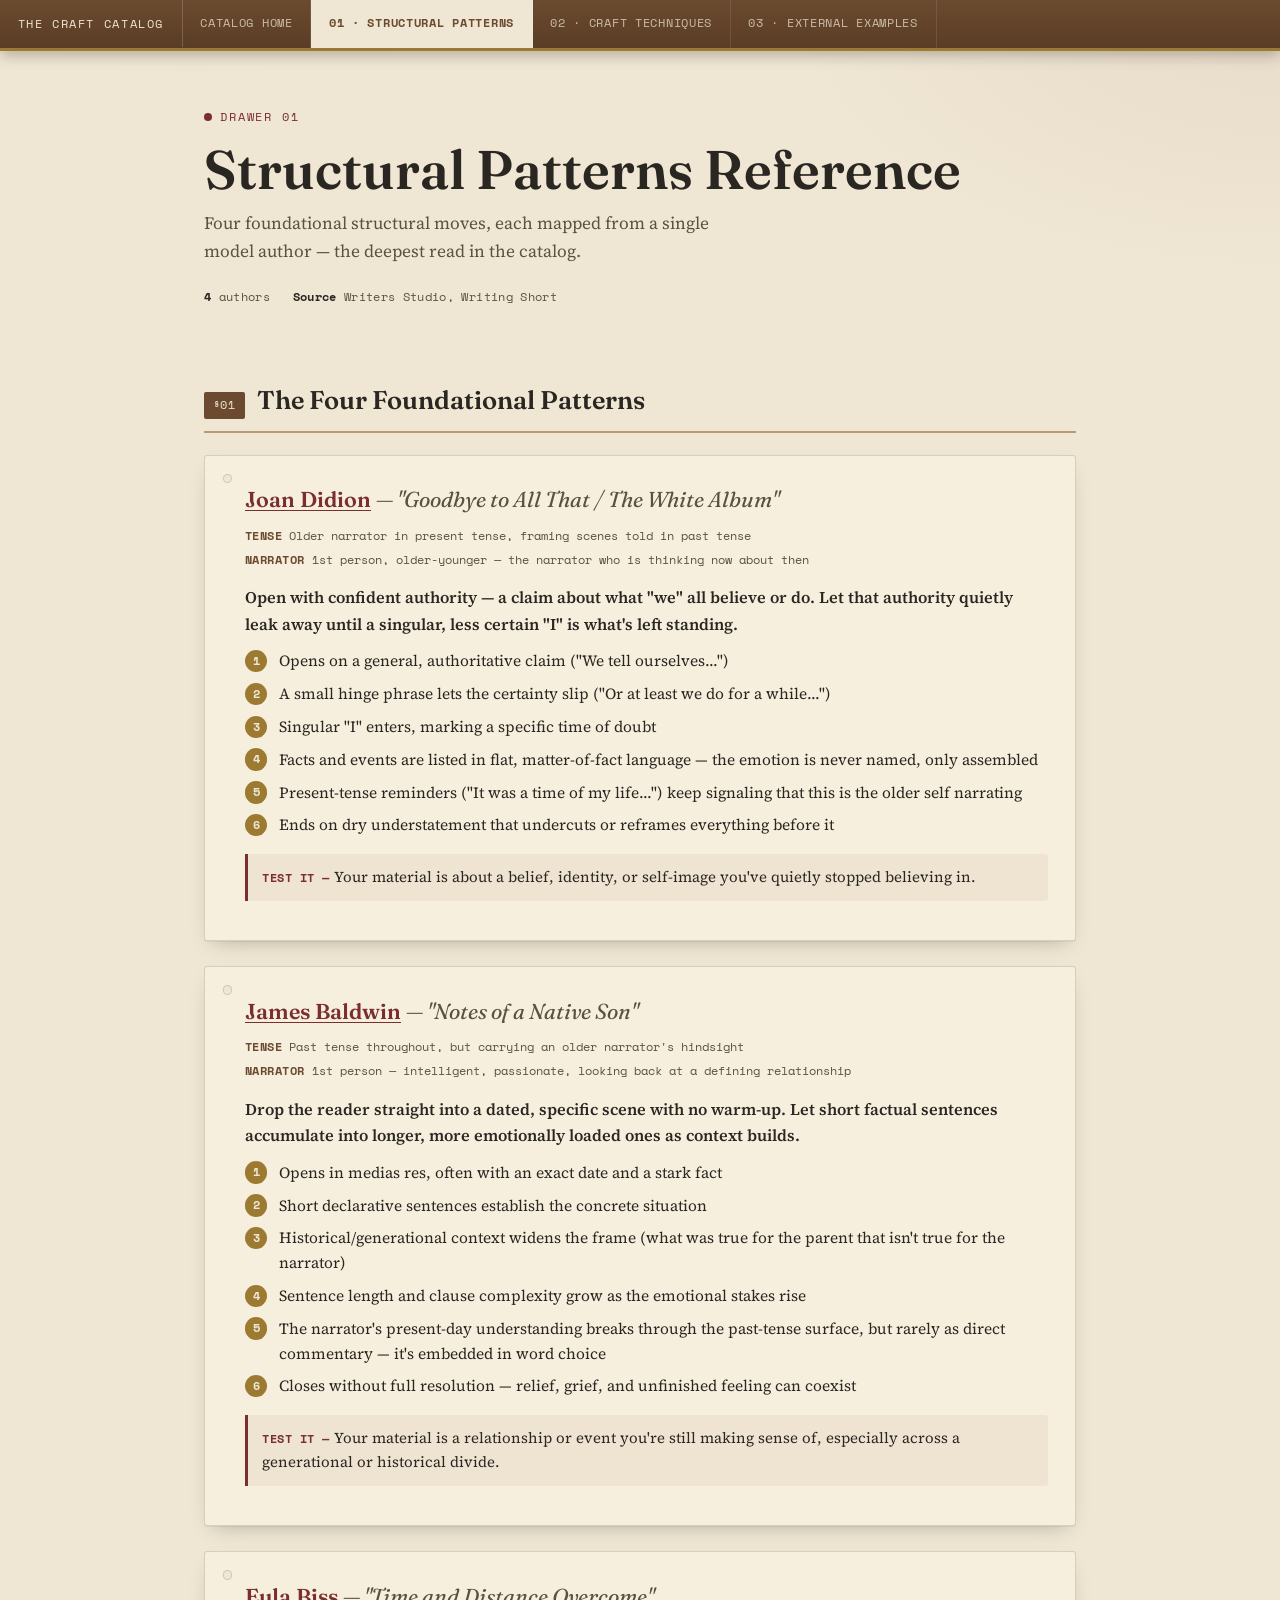
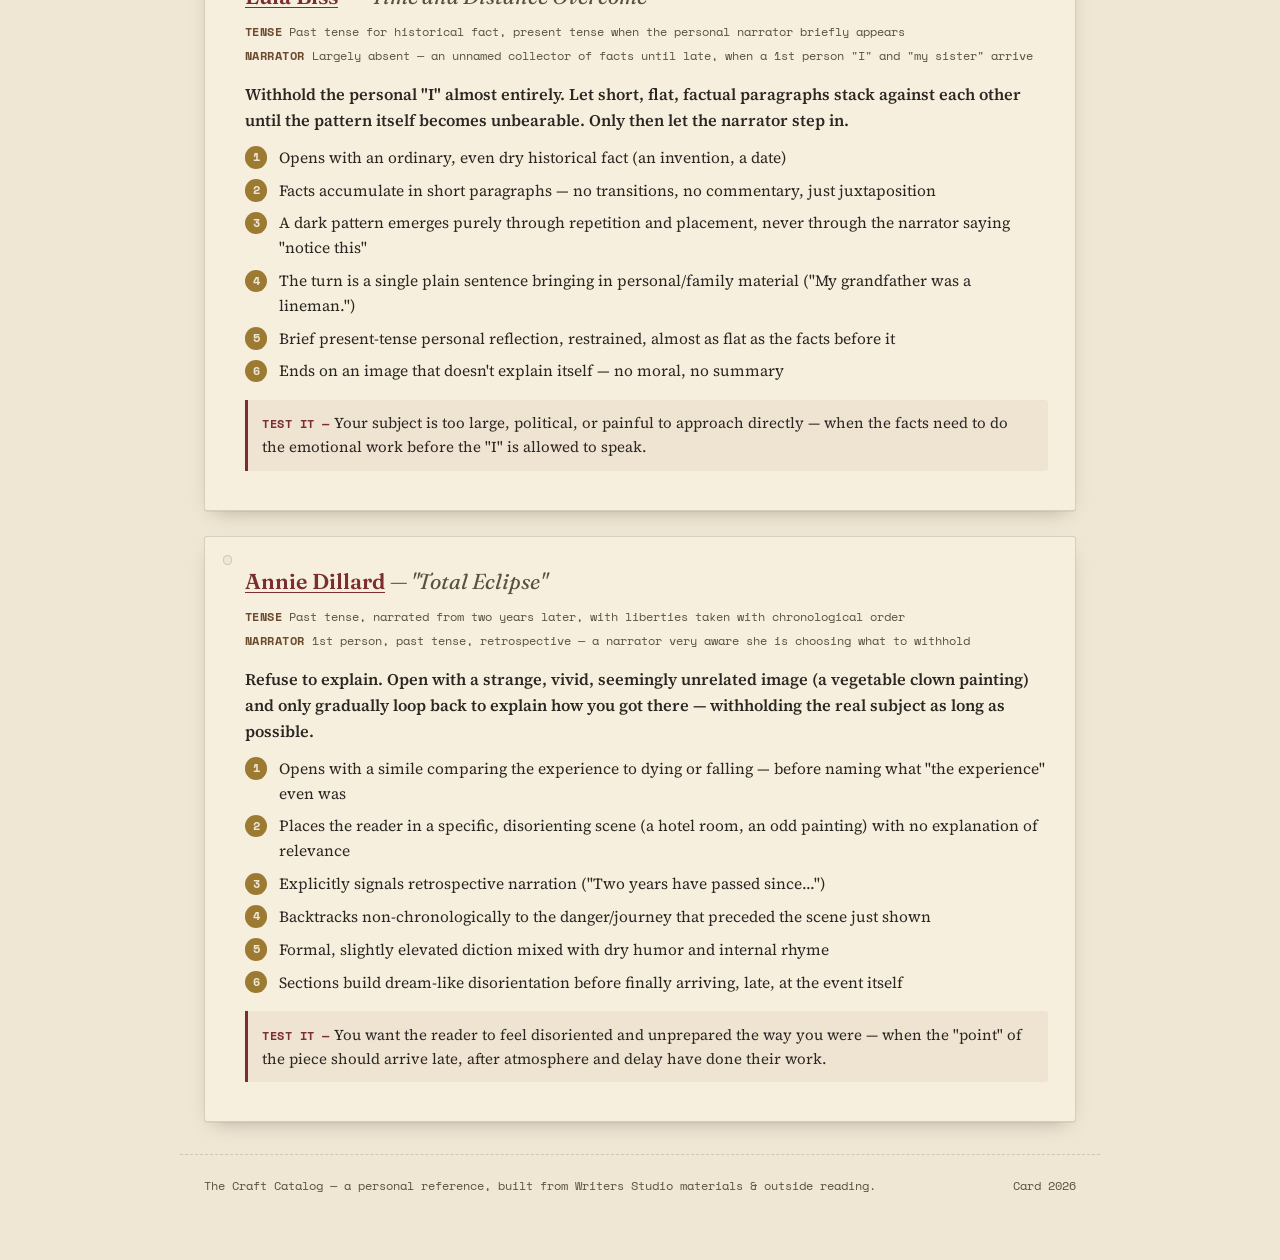
<file: structural-patterns.html>
<!DOCTYPE html>
<html lang="en">
<head>
<meta charset="UTF-8">
<meta name="viewport" content="width=device-width, initial-scale=1.0">
<title>Structural Patterns Reference — The Craft Catalog</title>
<meta name="description" content="Four foundational structural moves, each mapped from a single model author — the deepest read in the catalog.">
<link rel="stylesheet" href="styles.css">
</head>
<body>
<a class="skip-link" href="#main">Skip to content</a>
<nav class="rail" aria-label="Site sections">
    <span class="rail-brand">The Craft Catalog</span>
    <div class="rail-tabs">
      <a class="rail-tab" href="index.html" >CATALOG HOME</a>
      <a class="rail-tab" href="structural-patterns.html" aria-current="page">01 · STRUCTURAL PATTERNS</a>
      <a class="rail-tab" href="playbook.html" >02 · CRAFT TECHNIQUES</a>
      <a class="rail-tab" href="external-examples.html" >03 · EXTERNAL EXAMPLES</a>
    </div>
  </nav>
<header class="hero">
  <span class="hero-eyebrow">Drawer 01</span>
  <h1>Structural Patterns Reference</h1>
  <p>Four foundational structural moves, each mapped from a single model author — the deepest read in the catalog.</p>
  <div class="hero-meta"><span><b>4</b> authors</span><span><b>Source</b> Writers Studio, Writing Short</span></div>
</header>
<main id="main">
  <div class="section-block">
    <div class="section-header">
      <span class="tag">§01</span>
      <h2>The Four Foundational Patterns</h2>
    </div>
    <article class="entry-card">
        <h3 class="entry-title"><a href="https://drive.google.com/file/d/1dPzB5alaJ3k-Hy0f-VaE34JeVdomnEo5/view" target="_blank" rel="noopener">Joan Didion</a> <span class="entry-work">— "Goodbye to All That / The White Album"</span></h3>
        <div class="entry-meta">
          <span><b>Tense</b> Older narrator in present tense, framing scenes told in past tense</span>
          <span><b>Narrator</b> 1st person, older-younger — the narrator who is thinking now about then</span>
        </div>
        <p class="entry-move">Open with confident authority — a claim about what "we" all believe or do. Let that authority quietly leak away until a singular, less certain "I" is what's left standing.</p>
        <ol class="entry-steps">
          <li>Opens on a general, authoritative claim ("We tell ourselves...")</li>
          <li>A small hinge phrase lets the certainty slip ("Or at least we do for a while...")</li>
          <li>Singular "I" enters, marking a specific time of doubt</li>
          <li>Facts and events are listed in flat, matter-of-fact language — the emotion is never named, only assembled</li>
          <li>Present-tense reminders ("It was a time of my life...") keep signaling that this is the older self narrating</li>
          <li>Ends on dry understatement that undercuts or reframes everything before it</li>
        </ol>
        <p class="entry-try"><b>Test it —</b> Your material is about a belief, identity, or self-image you've quietly stopped believing in.</p>
      </article>
    <article class="entry-card">
        <h3 class="entry-title"><a href="https://drive.google.com/file/d/1z1uSCe9H5j4n0nxJ4khhRTtj5S3NxXFo/view" target="_blank" rel="noopener">James Baldwin</a> <span class="entry-work">— "Notes of a Native Son"</span></h3>
        <div class="entry-meta">
          <span><b>Tense</b> Past tense throughout, but carrying an older narrator's hindsight</span>
          <span><b>Narrator</b> 1st person — intelligent, passionate, looking back at a defining relationship</span>
        </div>
        <p class="entry-move">Drop the reader straight into a dated, specific scene with no warm-up. Let short factual sentences accumulate into longer, more emotionally loaded ones as context builds.</p>
        <ol class="entry-steps">
          <li>Opens in medias res, often with an exact date and a stark fact</li>
          <li>Short declarative sentences establish the concrete situation</li>
          <li>Historical/generational context widens the frame (what was true for the parent that isn't true for the narrator)</li>
          <li>Sentence length and clause complexity grow as the emotional stakes rise</li>
          <li>The narrator's present-day understanding breaks through the past-tense surface, but rarely as direct commentary — it's embedded in word choice</li>
          <li>Closes without full resolution — relief, grief, and unfinished feeling can coexist</li>
        </ol>
        <p class="entry-try"><b>Test it —</b> Your material is a relationship or event you're still making sense of, especially across a generational or historical divide.</p>
      </article>
    <article class="entry-card">
        <h3 class="entry-title"><a href="https://drive.google.com/file/d/1EWA1x5ywCieRPWF6ceXETeNMR54yZF_V/view" target="_blank" rel="noopener">Eula Biss</a> <span class="entry-work">— "Time and Distance Overcome"</span></h3>
        <div class="entry-meta">
          <span><b>Tense</b> Past tense for historical fact, present tense when the personal narrator briefly appears</span>
          <span><b>Narrator</b> Largely absent — an unnamed collector of facts until late, when a 1st person "I" and "my sister" arrive</span>
        </div>
        <p class="entry-move">Withhold the personal "I" almost entirely. Let short, flat, factual paragraphs stack against each other until the pattern itself becomes unbearable. Only then let the narrator step in.</p>
        <ol class="entry-steps">
          <li>Opens with an ordinary, even dry historical fact (an invention, a date)</li>
          <li>Facts accumulate in short paragraphs — no transitions, no commentary, just juxtaposition</li>
          <li>A dark pattern emerges purely through repetition and placement, never through the narrator saying "notice this"</li>
          <li>The turn is a single plain sentence bringing in personal/family material ("My grandfather was a lineman.")</li>
          <li>Brief present-tense personal reflection, restrained, almost as flat as the facts before it</li>
          <li>Ends on an image that doesn't explain itself — no moral, no summary</li>
        </ol>
        <p class="entry-try"><b>Test it —</b> Your subject is too large, political, or painful to approach directly — when the facts need to do the emotional work before the "I" is allowed to speak.</p>
      </article>
    <article class="entry-card">
        <h3 class="entry-title"><a href="https://drive.google.com/file/d/1adoGlHxK3sJSK1PGqLzAmOPvjOWh0z_h/view" target="_blank" rel="noopener">Annie Dillard</a> <span class="entry-work">— "Total Eclipse"</span></h3>
        <div class="entry-meta">
          <span><b>Tense</b> Past tense, narrated from two years later, with liberties taken with chronological order</span>
          <span><b>Narrator</b> 1st person, past tense, retrospective — a narrator very aware she is choosing what to withhold</span>
        </div>
        <p class="entry-move">Refuse to explain. Open with a strange, vivid, seemingly unrelated image (a vegetable clown painting) and only gradually loop back to explain how you got there — withholding the real subject as long as possible.</p>
        <ol class="entry-steps">
          <li>Opens with a simile comparing the experience to dying or falling — before naming what "the experience" even was</li>
          <li>Places the reader in a specific, disorienting scene (a hotel room, an odd painting) with no explanation of relevance</li>
          <li>Explicitly signals retrospective narration ("Two years have passed since...")</li>
          <li>Backtracks non-chronologically to the danger/journey that preceded the scene just shown</li>
          <li>Formal, slightly elevated diction mixed with dry humor and internal rhyme</li>
          <li>Sections build dream-like disorientation before finally arriving, late, at the event itself</li>
        </ol>
        <p class="entry-try"><b>Test it —</b> You want the reader to feel disoriented and unprepared the way you were — when the "point" of the piece should arrive late, after atmosphere and delay have done their work.</p>
      </article>
  </div>
</main>
<footer>
    <span>The Craft Catalog — a personal reference, built from Writers Studio materials &amp; outside reading.</span>
    <span>Card 2026</span>
  </footer>
</body>
</html>
</file>
<file: styles.css>
/* ============================================================
   The Craft Catalog — a card-catalog reference for prose technique
   Palette: manila / oak / brass / oxblood — a library archive, not a landing page.
   ============================================================ */

@import url('https://fonts.googleapis.com/css2?family=Fraunces:opsz,wght@9..144,400;9..144,500;9..144,600;9..144,700&family=Source+Serif+4:ital,wght@0,400;0,500;0,600;1,400&family=Space+Mono:wght@400;700&display=swap');

:root{
  --ink:#2A2622;
  --ink-soft:#5B5142;
  --paper:#EFE6D3;
  --paper-deep:#E3D5B8;
  --card:#F6EFDD;
  --oak:#6B4A2F;
  --oak-soft:#B79A78;
  --brass:#9C7A32;
  --ribbon:#7A2E2E;
  --line: rgba(42,38,34,0.16);
  --shadow: 0 1px 0 rgba(42,38,34,0.06), 0 8px 20px -10px rgba(42,38,34,0.35);
  --radius: 3px;
  --display: 'Fraunces', serif;
  --body: 'Source Serif 4', Georgia, serif;
  --mono: 'Space Mono', monospace;
}

*{ box-sizing: border-box; }
html{ scroll-behavior:smooth; }

body{
  margin:0;
  background:
    radial-gradient(1200px 600px at 15% -10%, rgba(156,122,50,0.10), transparent 60%),
    radial-gradient(900px 500px at 100% 0%, rgba(122,46,46,0.06), transparent 55%),
    var(--paper);
  color:var(--ink);
  font-family:var(--body);
  font-size:17px;
  line-height:1.6;
  -webkit-font-smoothing:antialiased;
}

a{ color:inherit; }

.skip-link{
  position:absolute; left:-999px; top:auto;
}
.skip-link:focus{
  left:1rem; top:1rem; background:var(--ink); color:var(--paper);
  padding:.5rem 1rem; z-index:100; border-radius:var(--radius);
}

/* ---------------- Drawer rail (top nav) ---------------- */
.rail{
  position:sticky; top:0; z-index:40;
  display:flex; align-items:center; gap:0;
  background:linear-gradient(180deg, var(--oak) 0%, #5a3d26 100%);
  border-bottom: 3px solid var(--brass);
  box-shadow: 0 4px 14px rgba(0,0,0,0.25);
}
.rail-brand{
  font-family:var(--mono); letter-spacing:.14em; text-transform:uppercase;
  font-size:.72rem; color:var(--paper);
  padding:.9rem 1.1rem; white-space:nowrap;
  border-right:1px solid rgba(255,255,255,0.18);
}
.rail-tabs{ display:flex; overflow-x:auto; }
.rail-tab{
  font-family:var(--mono); font-size:.74rem; letter-spacing:.06em;
  color:rgba(239,230,211,0.75); text-decoration:none;
  padding:.9rem 1.1rem; white-space:nowrap;
  border-right:1px solid rgba(255,255,255,0.10);
  transition: background .15s ease, color .15s ease;
}
.rail-tab:hover{ background:rgba(255,255,255,0.08); color:var(--paper); }
.rail-tab[aria-current="page"]{
  background:var(--paper); color:var(--oak); font-weight:700;
}

/* ---------------- Hero / drawer-label header ---------------- */
.hero{
  max-width:920px; margin:0 auto; padding: 3.2rem 1.5rem 1.6rem;
}
.hero-eyebrow{
  display:inline-flex; align-items:center; gap:.5rem;
  font-family:var(--mono); font-size:.72rem; letter-spacing:.16em; text-transform:uppercase;
  color:var(--ribbon); margin-bottom:.9rem;
}
.hero-eyebrow::before{
  content:""; width:.5rem; height:.5rem; border-radius:50%;
  background:var(--ribbon); display:inline-block;
}
.hero h1{
  font-family:var(--display); font-weight:600; font-optical-sizing:auto;
  font-size:clamp(2.1rem, 5vw, 3.4rem); line-height:1.05; margin:0 0 .8rem;
  color:var(--ink);
}
.hero p{
  max-width:60ch; color:var(--ink-soft); font-size:1.08rem; margin:0;
}
.hero-meta{
  display:flex; flex-wrap:wrap; gap:.6rem 1.4rem; margin-top:1.4rem;
  font-family:var(--mono); font-size:.72rem; color:var(--ink-soft); letter-spacing:.03em;
}
.hero-meta b{ color:var(--ink); }

/* ---------------- Index / landing cards (home page) ---------------- */
.catalog{
  max-width:1040px; margin:1rem auto 5rem; padding:0 1.5rem;
  display:grid; grid-template-columns:repeat(auto-fit, minmax(280px,1fr));
  gap:1.6rem;
}
.drawer-card{
  position:relative;
  background:var(--card);
  border:1px solid var(--line);
  border-radius:var(--radius);
  box-shadow:var(--shadow);
  padding:1.6rem 1.5rem 1.5rem;
  text-decoration:none; color:var(--ink);
  display:flex; flex-direction:column; gap:.9rem;
  transform:rotate(var(--tilt,0deg));
  transition: transform .25s ease, box-shadow .25s ease;
}
.drawer-card:nth-child(1){ --tilt:-0.6deg; }
.drawer-card:nth-child(2){ --tilt:0.4deg; }
.drawer-card:nth-child(3){ --tilt:-0.3deg; }
.drawer-card:hover{ transform:rotate(0deg) translateY(-4px); box-shadow:0 16px 30px -14px rgba(42,38,34,0.45); }
.drawer-card .punch{
  position:absolute; top:.9rem; left:.9rem;
  width:.65rem; height:.65rem; border-radius:50%;
  background:var(--paper); box-shadow:inset 0 0 0 1px var(--line);
}
.drawer-card .tab-index{
  font-family:var(--mono); font-size:.7rem; color:var(--brass); letter-spacing:.12em;
  padding-left:1.6rem;
}
.drawer-card h2{
  font-family:var(--display); font-size:1.5rem; margin:0; padding-left:1.6rem; line-height:1.2;
}
.drawer-card .count{
  font-family:var(--mono); font-size:.74rem; color:var(--ink-soft); padding-left:1.6rem;
}
.drawer-card .desc{
  padding-left:1.6rem; color:var(--ink-soft); font-size:.95rem; flex:1;
}
.drawer-card .go{
  padding-left:1.6rem; font-family:var(--mono); font-size:.74rem; color:var(--ribbon);
  letter-spacing:.06em;
}

.home-note{
  max-width:920px; margin:0 auto 3rem; padding:0 1.5rem;
  color:var(--ink-soft); font-size:.95rem; border-top:1px dashed var(--line); padding-top:1.4rem;
}

/* ---------------- Section headers within a doc page ---------------- */
.section-block{ max-width:920px; margin:0 auto; padding:0 1.5rem; }
.section-header{
  display:flex; align-items:baseline; gap:.8rem;
  margin: 3rem 0 1.4rem;
  padding-bottom:.6rem;
  border-bottom:2px solid var(--oak-soft);
}
.section-header .tag{
  font-family:var(--mono); font-size:.72rem; color:var(--paper);
  background:var(--oak); padding:.28rem .55rem; border-radius:2px;
  letter-spacing:.06em;
}
.section-header h2{
  font-family:var(--display); font-weight:600; font-size:1.6rem; margin:0; color:var(--ink);
}

/* ---------------- Entry card ---------------- */
.entry-card{
  position:relative;
  background:var(--card);
  border:1px solid var(--line);
  border-radius:var(--radius);
  box-shadow:var(--shadow);
  padding:1.7rem 1.7rem 1.5rem 2.5rem;
  margin-bottom:1.6rem;
}
.entry-card::before{
  content:""; position:absolute; top:1.1rem; left:1.1rem;
  width:.6rem; height:.6rem; border-radius:50%;
  background:var(--paper); box-shadow:inset 0 0 0 1px var(--line);
}
.entry-title{
  font-family:var(--display); font-size:1.35rem; font-weight:600; margin:0 0 .15rem;
}
.entry-title a{ color:var(--ribbon); text-decoration-thickness:1px; text-underline-offset:3px; }
.entry-title a:hover{ color:var(--ink); }
.entry-work{ font-style:italic; color:var(--ink-soft); font-weight:400; }
.entry-year{ font-family:var(--mono); font-size:.78rem; color:var(--ink-soft); margin-left:.35rem; }

.entry-meta{
  font-family:var(--mono); font-size:.74rem; color:var(--ink-soft);
  margin:.55rem 0 .9rem; display:flex; flex-wrap:wrap; gap:.35rem 1.2rem;
}
.entry-meta b{ color:var(--oak); text-transform:uppercase; letter-spacing:.04em; font-weight:700; }

.entry-move{
  font-weight:600; color:var(--ink); margin:0 0 .8rem; font-size:1.02rem;
}

.entry-steps{ margin:0 0 1rem; padding:0; list-style:none; counter-reset:step; }
.entry-steps li{
  counter-increment:step;
  position:relative; padding-left:2.1rem; margin-bottom:.5rem;
  font-size:.97rem; color:var(--ink);
}
.entry-steps li::before{
  content:counter(step);
  position:absolute; left:0; top:.05em;
  font-family:var(--mono); font-size:.72rem; font-weight:700; color:var(--paper);
  background:var(--brass); width:1.4rem; height:1.4rem; border-radius:50%;
  display:flex; align-items:center; justify-content:center;
}

.entry-try{
  border-left:3px solid var(--ribbon);
  background:rgba(122,46,46,0.06);
  padding:.7rem .9rem; border-radius:0 var(--radius) var(--radius) 0;
  font-size:.94rem; color:var(--ink);
}
.entry-try b{ color:var(--ribbon); font-family:var(--mono); font-size:.76rem; letter-spacing:.04em; text-transform:uppercase; }

/* ---------------- Footer ---------------- */
footer{
  max-width:920px; margin:2rem auto 4rem; padding:1.4rem 1.5rem 0;
  border-top:1px dashed var(--line);
  font-family:var(--mono); font-size:.72rem; color:var(--ink-soft);
  display:flex; justify-content:space-between; flex-wrap:wrap; gap:.6rem;
}

@media (max-width:640px){
  .entry-card{ padding:1.5rem 1.2rem 1.3rem 2.1rem; }
  .rail-brand{ display:none; }
}

@media (prefers-reduced-motion: reduce){
  *{ transition:none !important; scroll-behavior:auto !important; }
}
</file>
